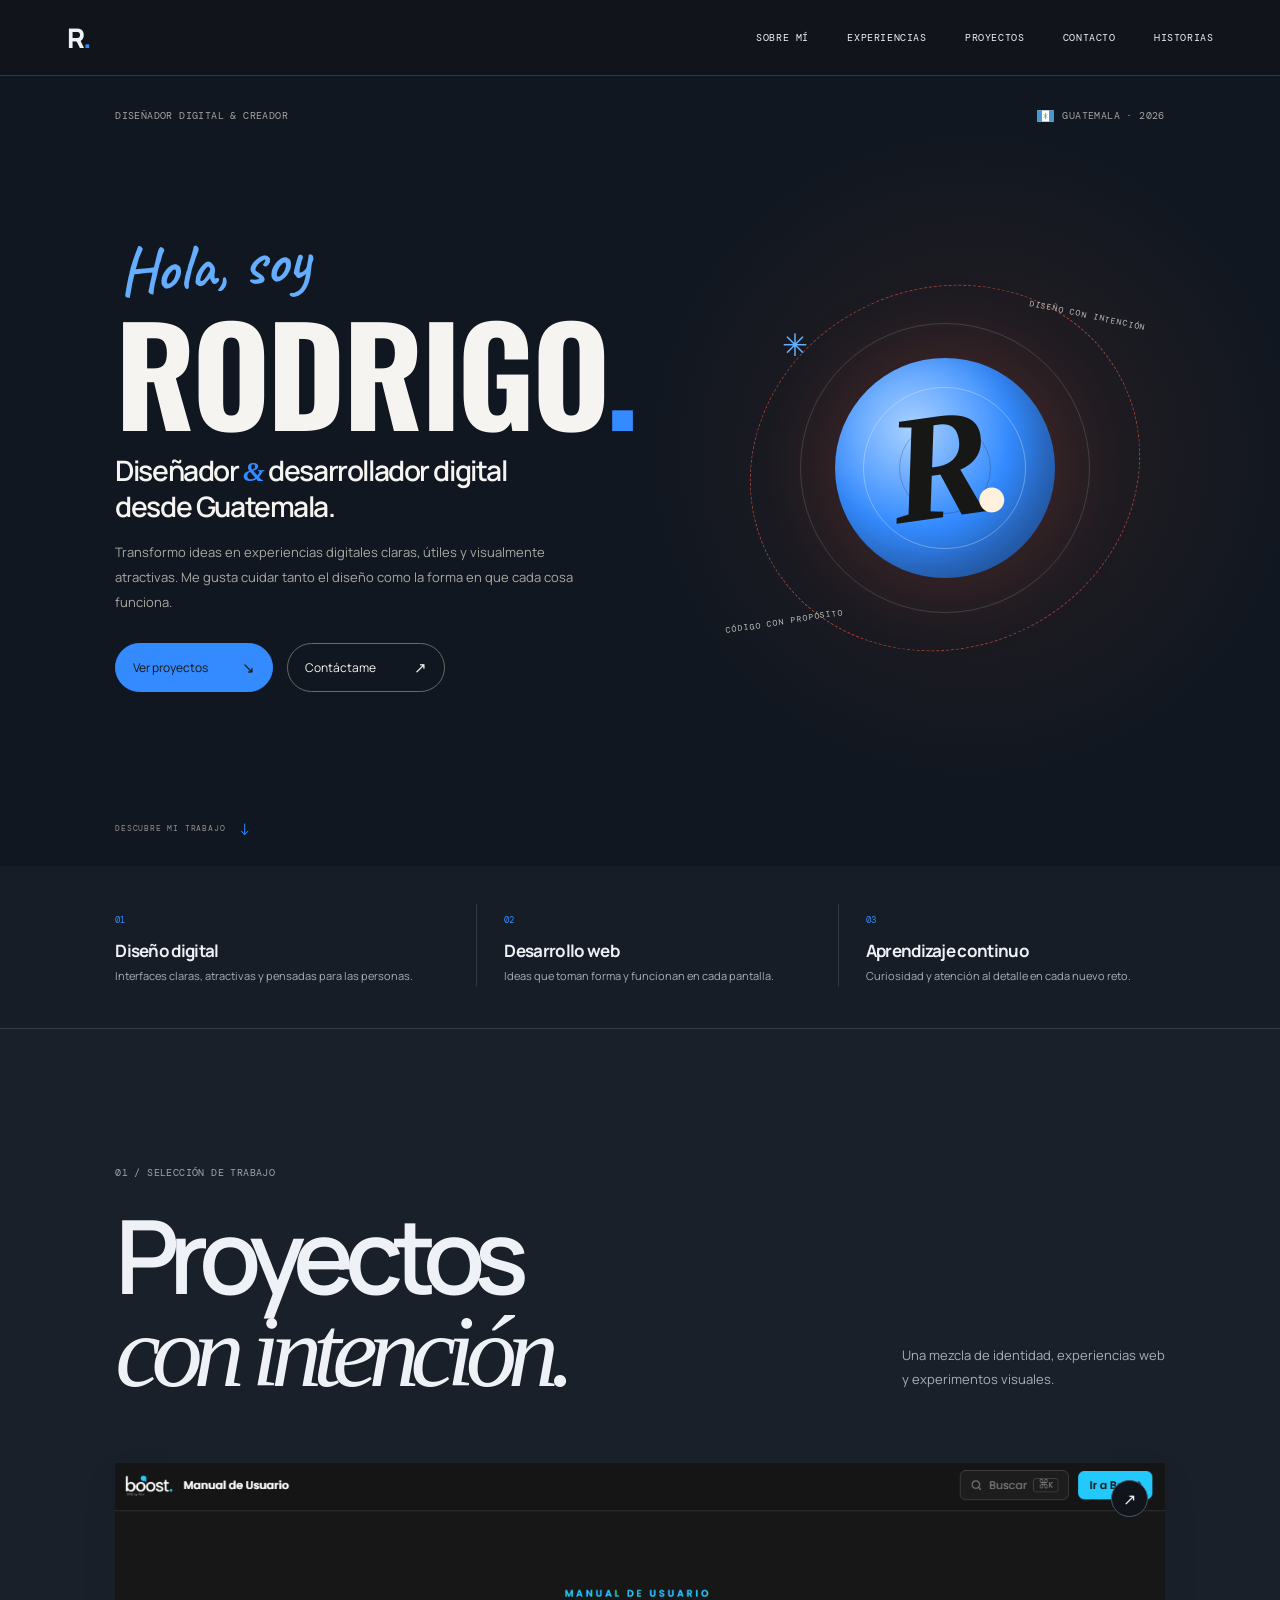
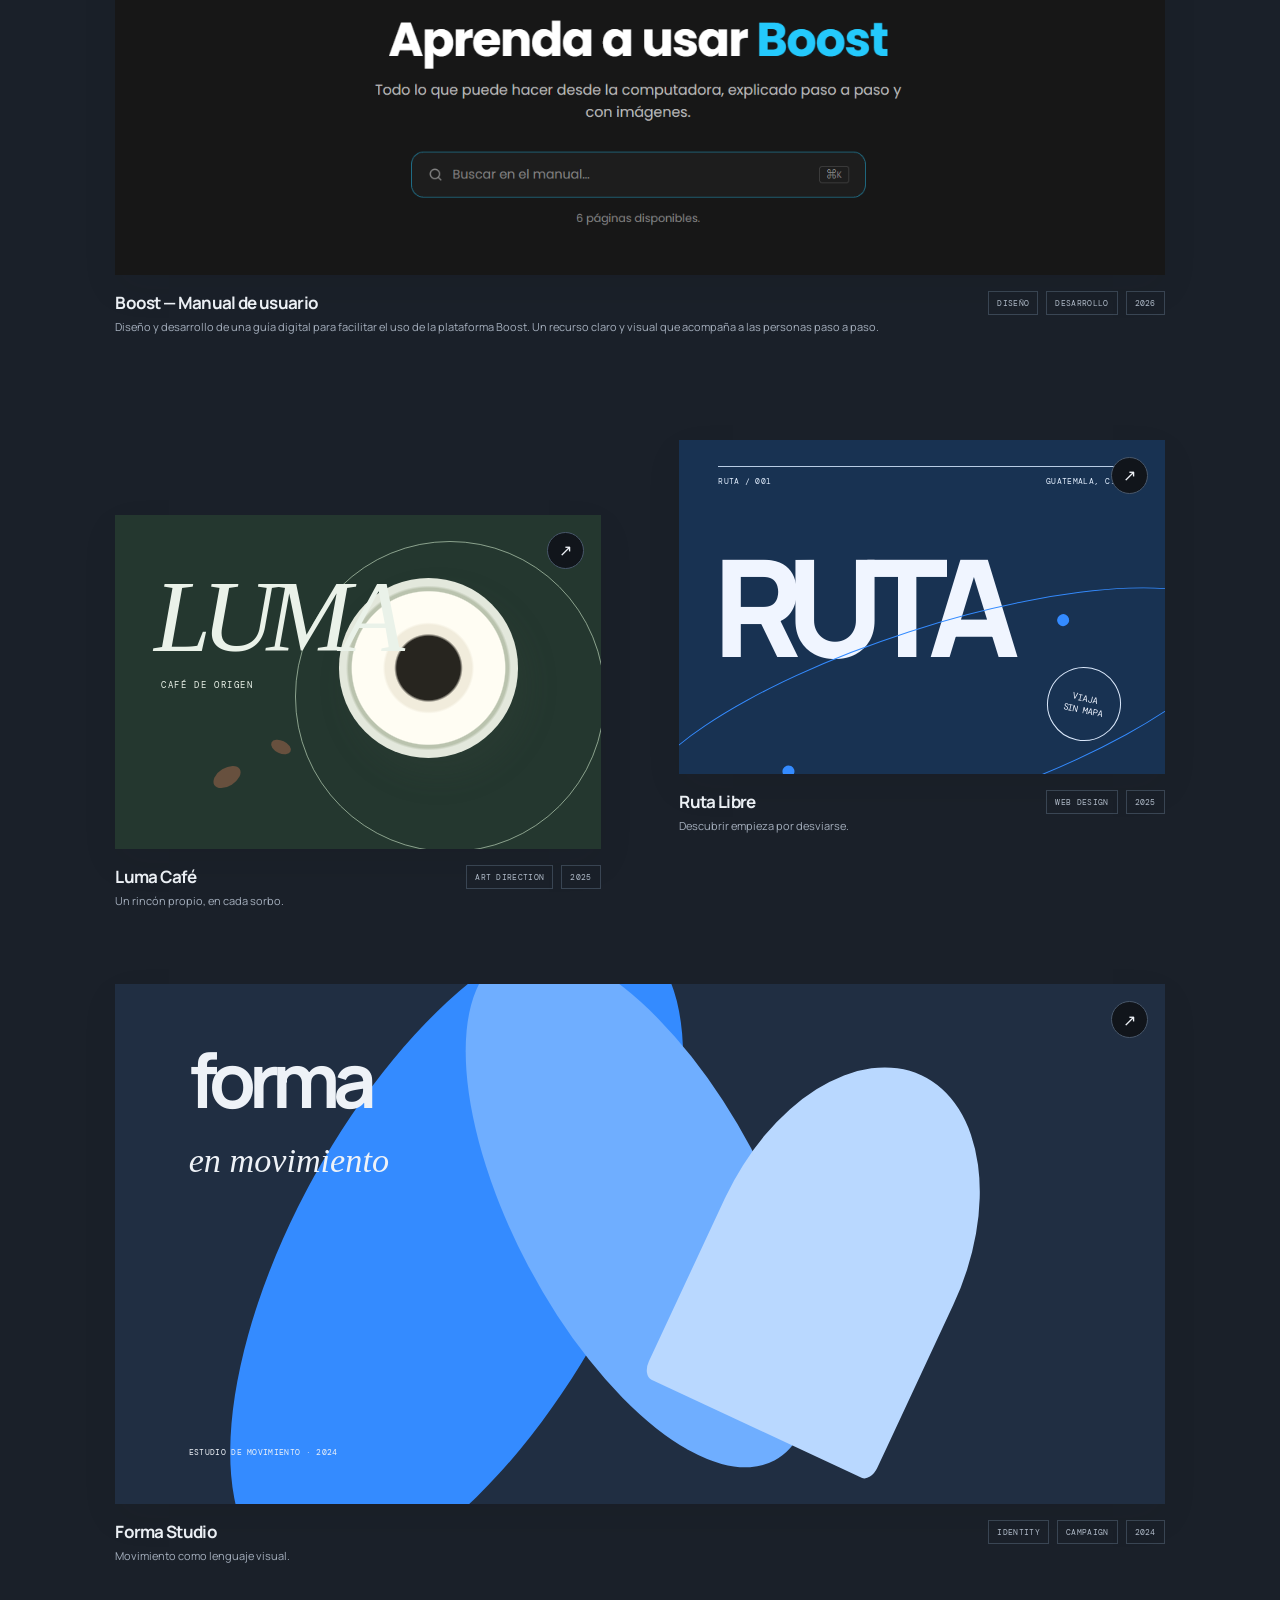
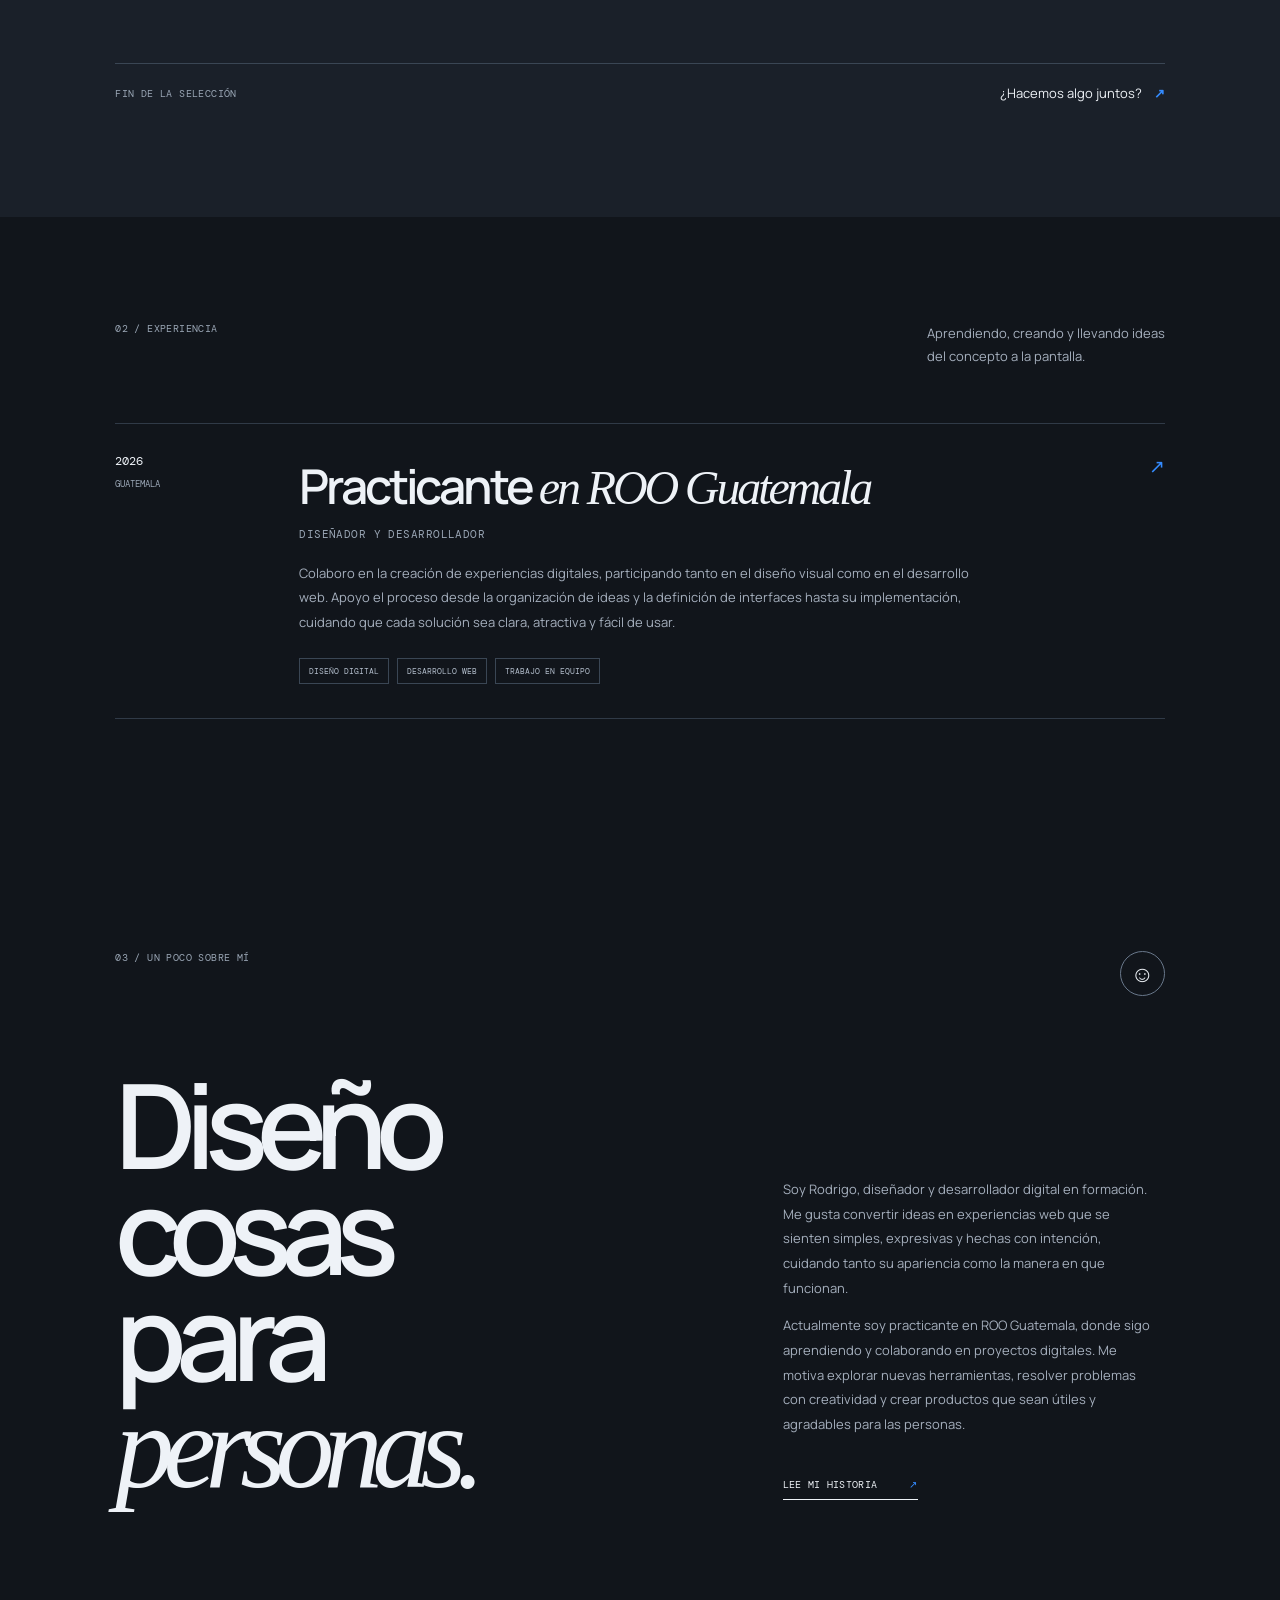
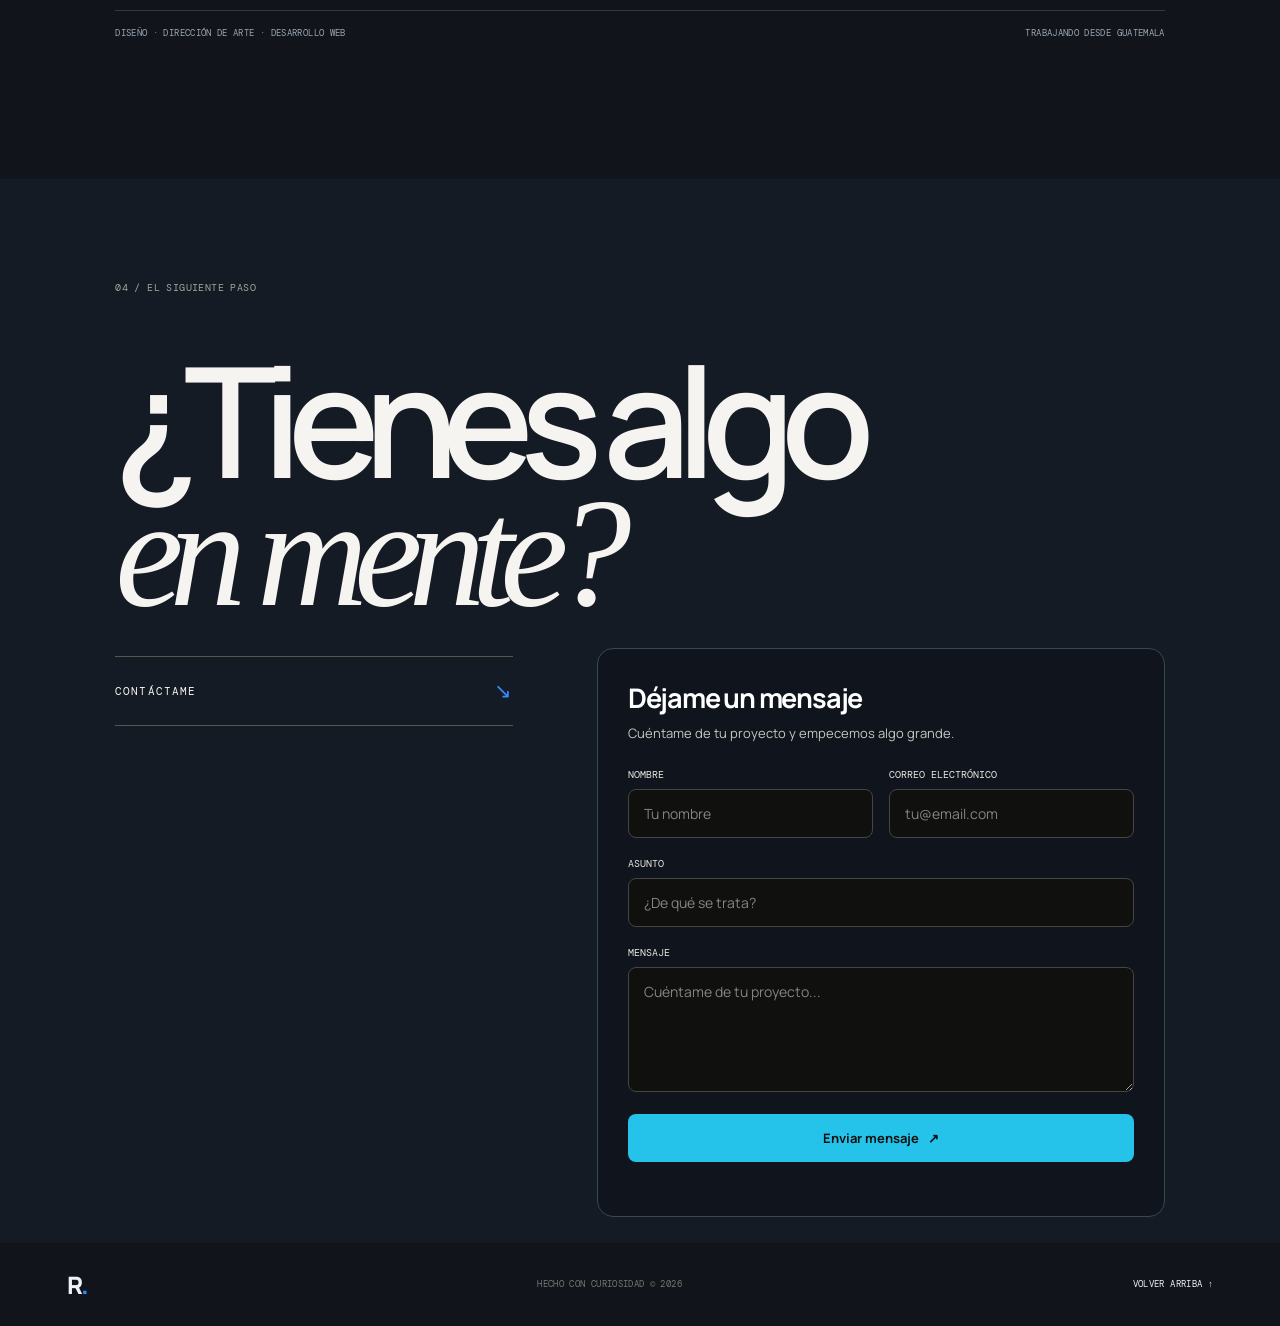
<file: R-Portafolio/index.html>
<!doctype html>
<html lang="es">

<head>
  <meta charset="UTF-8" />
  <meta name="viewport" content="width=device-width, initial-scale=1.0" />
  <meta name="theme-color" content="#11151b" />
  <link rel="icon" type="image/svg+xml" href="assets/favicon.svg" />
  <meta name="description" content="Portafolio creativo de R. Diseño digital, dirección de arte y experiencias web." />
  <title>R. — Diseñador digital & creador</title>
  <link rel="preconnect" href="https://fonts.googleapis.com" />
  <link rel="preconnect" href="https://fonts.gstatic.com" crossorigin />
  <link
    href="https://fonts.googleapis.com/css2?family=Caveat:wght@500;600&family=DM+Mono:wght@400;500&family=Manrope:wght@400;500;600;700;800&family=Oswald:wght@500;600;700&display=swap"
    rel="stylesheet" />
  <link rel="stylesheet" href="styles.css" />
  <script src="js/nav.js" defer></script>
  <script src="js/main.js" defer></script>
  <script src="js/effects.js" defer></script>
</head>

<body>
  <header class="topbar">
    <a class="brand" href="#inicio" aria-label="R. Inicio">R<span>.</span></a>
    <nav class="quick-nav" aria-label="Navegación principal">
      <a href="#sobre-mi">Sobre mí</a>
      <a href="#experiencia">Experiencias</a>
      <a href="#trabajo">Proyectos</a>
      <a href="#contacto">Contacto</a>
      <a href="historias.html">Historias</a>
    </nav>
    <button class="menu-toggle" aria-expanded="false"
      aria-controls="site-menu"><span>MENÚ</span><b><i></i><i></i></b></button>
  </header>
  <nav class="menu-panel" id="site-menu" aria-hidden="true">
    <a href="#sobre-mi">Sobre mí <sup>01</sup></a>
    <a href="#experiencia">Experiencias <sup>02</sup></a>
    <a href="#trabajo">Proyectos <sup>03</sup></a>
    <a href="#contacto">Contacto <sup>04</sup></a>
    <a href="historias.html">Historias <sup>05</sup></a>
    <p>DISEÑO CON INTENCIÓN. DIGITAL POR NATURALEZA.</p>
  </nav>

  <main>
    <section class="hero" id="inicio">
      <div class="hero-meta">
        <span>DISEÑADOR DIGITAL &amp; CREADOR</span>
        <span class="location-meta">
          <img class="guatemala-flag" src="assets/guatemala-flag.svg" alt="Bandera de Guatemala" />
          GUATEMALA · 2026
        </span>
      </div>
      <div class="hero-layout">
        <div class="hero-copy">
          <p class="hero-greeting">Hola, soy</p>
          <h1>RODRIGO<span class="hero-period">.</span></h1>
          <p class="hero-role">Diseñador <span>&amp;</span> desarrollador digital<br />desde Guatemala.</p>
          <p class="hero-description">Transformo ideas en experiencias digitales claras, útiles y visualmente
            atractivas. Me gusta cuidar tanto el diseño como la forma en que cada cosa funciona.</p>
          <div class="hero-actions">
            <a class="hero-action hero-action-primary" href="#trabajo">Ver proyectos <span>↘</span></a>
            <a class="hero-action hero-action-secondary" href="#contacto">Contáctame <span>↗</span></a>
          </div>
        </div>
        <div class="hero-visual" aria-hidden="true">
          <div class="hero-visual-ring ring-outer"></div>
          <div class="hero-visual-ring ring-inner"></div>
          <div class="hero-visual-disc"></div>
          <span class="hero-visual-mark">R<span>.</span></span>
          <span class="hero-visual-note note-top">DISEÑO CON INTENCIÓN</span>
          <span class="hero-visual-note note-bottom">CÓDIGO CON PROPÓSITO</span>
          <span class="hero-visual-star">✳</span>
        </div>
      </div>
      <a class="hero-scroll" href="#areas"><span>DESCUBRE MI TRABAJO</span><i>↓</i></a>
    </section>

    <section class="focus-strip" id="areas" aria-label="Áreas de enfoque">
      <article><span>01</span>
        <h2>Diseño digital</h2>
        <p>Interfaces claras, atractivas y pensadas para las personas.</p>
      </article>
      <article><span>02</span>
        <h2>Desarrollo web</h2>
        <p>Ideas que toman forma y funcionan en cada pantalla.</p>
      </article>
      <article><span>03</span>
        <h2>Aprendizaje continuo</h2>
        <p>Curiosidad y atención al detalle en cada nuevo reto.</p>
      </article>
    </section>

    <section class="work-section" id="trabajo">
      <div class="section-heading">
        <div><span class="eyebrow">01 / SELECCIÓN DE TRABAJO</span>
          <h2>Proyectos<br /><span class="serif">con intención.</span></h2>
        </div>
        <p>Una mezcla de identidad, experiencias web<br />y experimentos visuales.</p>
      </div>
      <div class="projects">
        <article class="project project-wide" data-project="01">
          <a href="#contacto" class="project-art art-boost" aria-label="Ver proyecto Manual de usuario de Boost">
            <img src="assets/boost-manual.png" alt="Página principal del manual de usuario de Boost" />
            <span class="project-arrow">↗</span>
          </a>
          <div class="project-info">
            <div>
              <h3>Boost — Manual de usuario</h3>
              <p>Diseño y desarrollo de una guía digital para facilitar el uso de la plataforma Boost. Un recurso claro
                y visual que acompaña a las personas paso a paso.</p>
            </div>
            <div class="tags"><span>DISEÑO</span><span>DESARROLLO</span><span>2026</span></div>
          </div>
        </article>
        <article class="project project-offset" data-project="02">
          <a href="#contacto" class="project-art art-luma" aria-label="Ver proyecto Luma">
            <div class="luma-copy">LUMA<span>café de origen</span></div>
            <div class="coffee-ring"></div>
            <div class="coffee-cup"></div>
            <div class="coffee-bean bean1"></div>
            <div class="coffee-bean bean2"></div>
            <span class="project-arrow">↗</span>
          </a>
          <div class="project-info">
            <div>
              <h3>Luma Café</h3>
              <p>Un rincón propio, en cada sorbo.</p>
            </div>
            <div class="tags"><span>ART DIRECTION</span><span>2025</span></div>
          </div>
        </article>
        <article class="project project-offset project-low" data-project="03">
          <a href="#contacto" class="project-art art-ruta" aria-label="Ver proyecto Ruta">
            <div class="ruta-top">RUTA / 001<span>GUATEMALA, C.A.</span></div>
            <div class="ruta-word">RUTA</div>
            <div class="ruta-path"></div>
            <div class="ruta-stamp">VIAJA<br />SIN MAPA</div>
            <span class="project-arrow">↗</span>
          </a>
          <div class="project-info">
            <div>
              <h3>Ruta Libre</h3>
              <p>Descubrir empieza por desviarse.</p>
            </div>
            <div class="tags"><span>WEB DESIGN</span><span>2025</span></div>
          </div>
        </article>
        <article class="project project-wide" data-project="04">
          <a href="#contacto" class="project-art art-forma" aria-label="Ver proyecto Forma">
            <div class="forma-shape shape1"></div>
            <div class="forma-shape shape2"></div>
            <div class="forma-shape shape3"></div>
            <div class="forma-title">forma<br /><span>en movimiento</span></div>
            <span class="forma-index">ESTUDIO DE MOVIMIENTO · 2024</span>
            <span class="project-arrow">↗</span>
          </a>
          <div class="project-info">
            <div>
              <h3>Forma Studio</h3>
              <p>Movimiento como lenguaje visual.</p>
            </div>
            <div class="tags"><span>IDENTITY</span><span>CAMPAIGN</span><span>2024</span></div>
          </div>
        </article>
      </div>
      <div class="work-end"><span>FIN DE LA SELECCIÓN</span><a href="#contacto">¿Hacemos algo juntos? <b>↗</b></a></div>
    </section>

    <section class="experience" id="experiencia">
      <div class="experience-head">
        <span class="eyebrow">02 / EXPERIENCIA</span>
        <p>Aprendiendo, creando y llevando ideas<br />del concepto a la pantalla.</p>
      </div>
      <article class="experience-item">
        <div class="experience-year">2026<span>GUATEMALA</span></div>
        <div class="experience-role">
          <h2>Practicante <span>en ROO Guatemala</span></h2>
          <h3>Diseñador y desarrollador</h3>
          <p>Colaboro en la creación de experiencias digitales, participando tanto en el diseño visual como en el
            desarrollo web. Apoyo el proceso desde la organización de ideas y la definición de interfaces hasta su
            implementación, cuidando que cada solución sea clara, atractiva y fácil de usar.</p>
          <div class="experience-tags">
            <span>DISEÑO DIGITAL</span><span>DESARROLLO WEB</span><span>TRABAJO EN EQUIPO</span>
          </div>
        </div>
        <span class="experience-mark">↗</span>
      </article>
    </section>

    <section class="about" id="sobre-mi">
      <div class="about-label">
        <span class="eyebrow">03 / UN POCO SOBRE MÍ</span>
        <span class="about-smile">☺</span>
      </div>
      <div class="about-content">
        <h2>Diseño cosas<br />para <span class="serif">personas.</span></h2>
        <div class="about-copy">
          <p>Soy Rodrigo, diseñador y desarrollador digital en formación. Me gusta convertir ideas en experiencias web
            que se sienten simples, expresivas y hechas con intención, cuidando tanto su apariencia como la manera en
            que funcionan.</p>
          <p>Actualmente soy practicante en ROO Guatemala, donde sigo aprendiendo y colaborando en proyectos digitales.
            Me motiva explorar nuevas herramientas, resolver problemas con creatividad y crear productos que sean útiles
            y agradables para las personas.</p>
          <a href="historias.html" class="text-link">LEE MI HISTORIA <span>↗</span></a>
        </div>
      </div>
      <div class="about-footer">
        <span>DISEÑO · DIRECCIÓN DE ARTE · DESARROLLO WEB</span>
        <span>TRABAJANDO DESDE GUATEMALA</span>
      </div>
    </section>

    <section class="contact" id="contacto">
      <span class="eyebrow">04 / EL SIGUIENTE PASO</span>
      <h2>¿Tienes algo<br /><span class="serif">en mente?</span></h2>
      <div class="contact-layout">
        <a class="contact-cta" href="#contact-form">CONTÁCTAME <span>↘</span></a>
        <form class="contact-form" id="contact-form">
          <h3>Déjame un mensaje</h3>
          <p>Cuéntame de tu proyecto y empecemos algo grande.</p>
          <div class="form-grid">
            <label>Nombre<input name="nombre" autocomplete="name" placeholder="Tu nombre" required /></label>
            <label>Correo electrónico<input name="correo" type="email" autocomplete="email" placeholder="tu@email.com"
                required /></label>
            <label class="form-full">Asunto<input name="asunto" placeholder="¿De qué se trata?" required /></label>
            <label class="form-full">
              Mensaje<textarea name="mensaje" rows="5" placeholder="Cuéntame de tu proyecto..." required></textarea>
            </label>
          </div>
          <button type="submit">Enviar mensaje <span>↗</span></button>
          <p class="form-note" aria-live="polite"></p>
        </form>
      </div>
    </section>
  </main>
  <footer><a class="brand" href="#inicio">R<span>.</span></a><span>HECHO CON CURIOSIDAD © 2026</span><a
      href="#inicio">VOLVER ARRIBA ↑</a></footer>
</body>

</html>
</file>
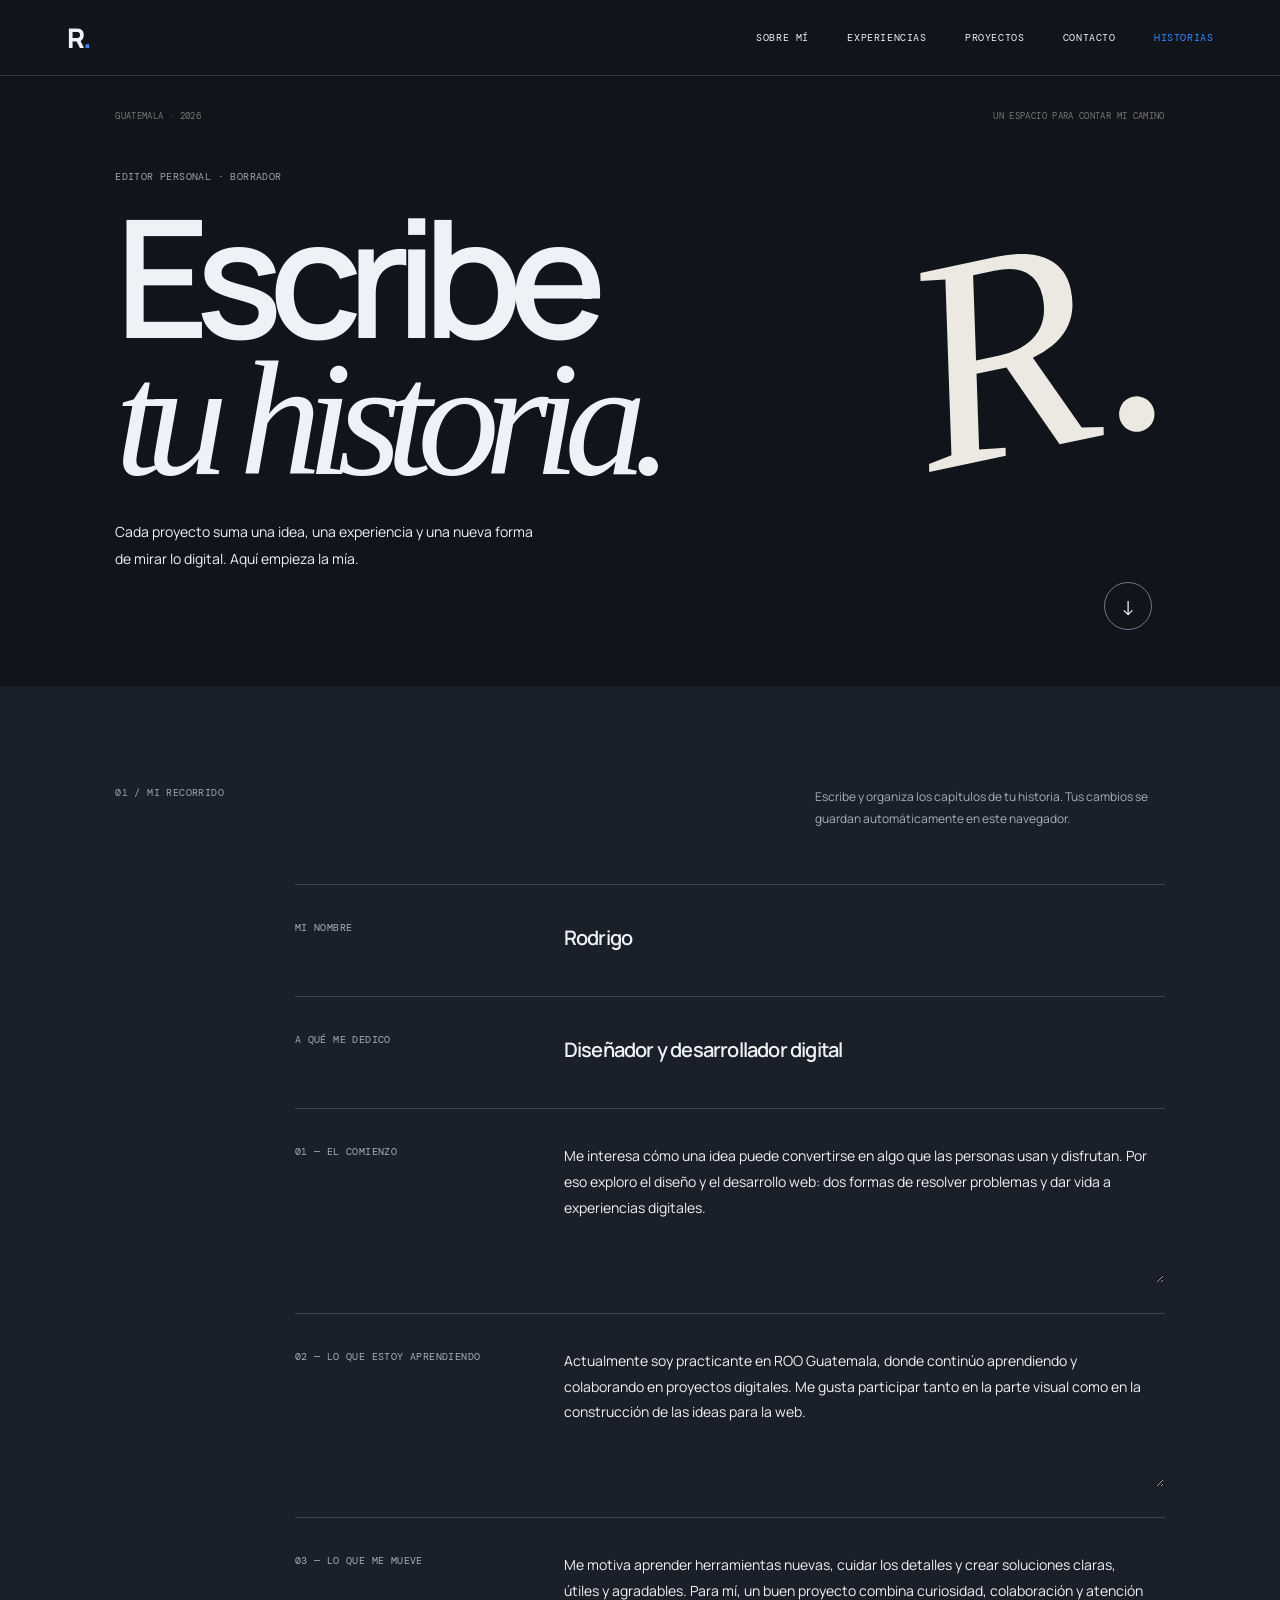
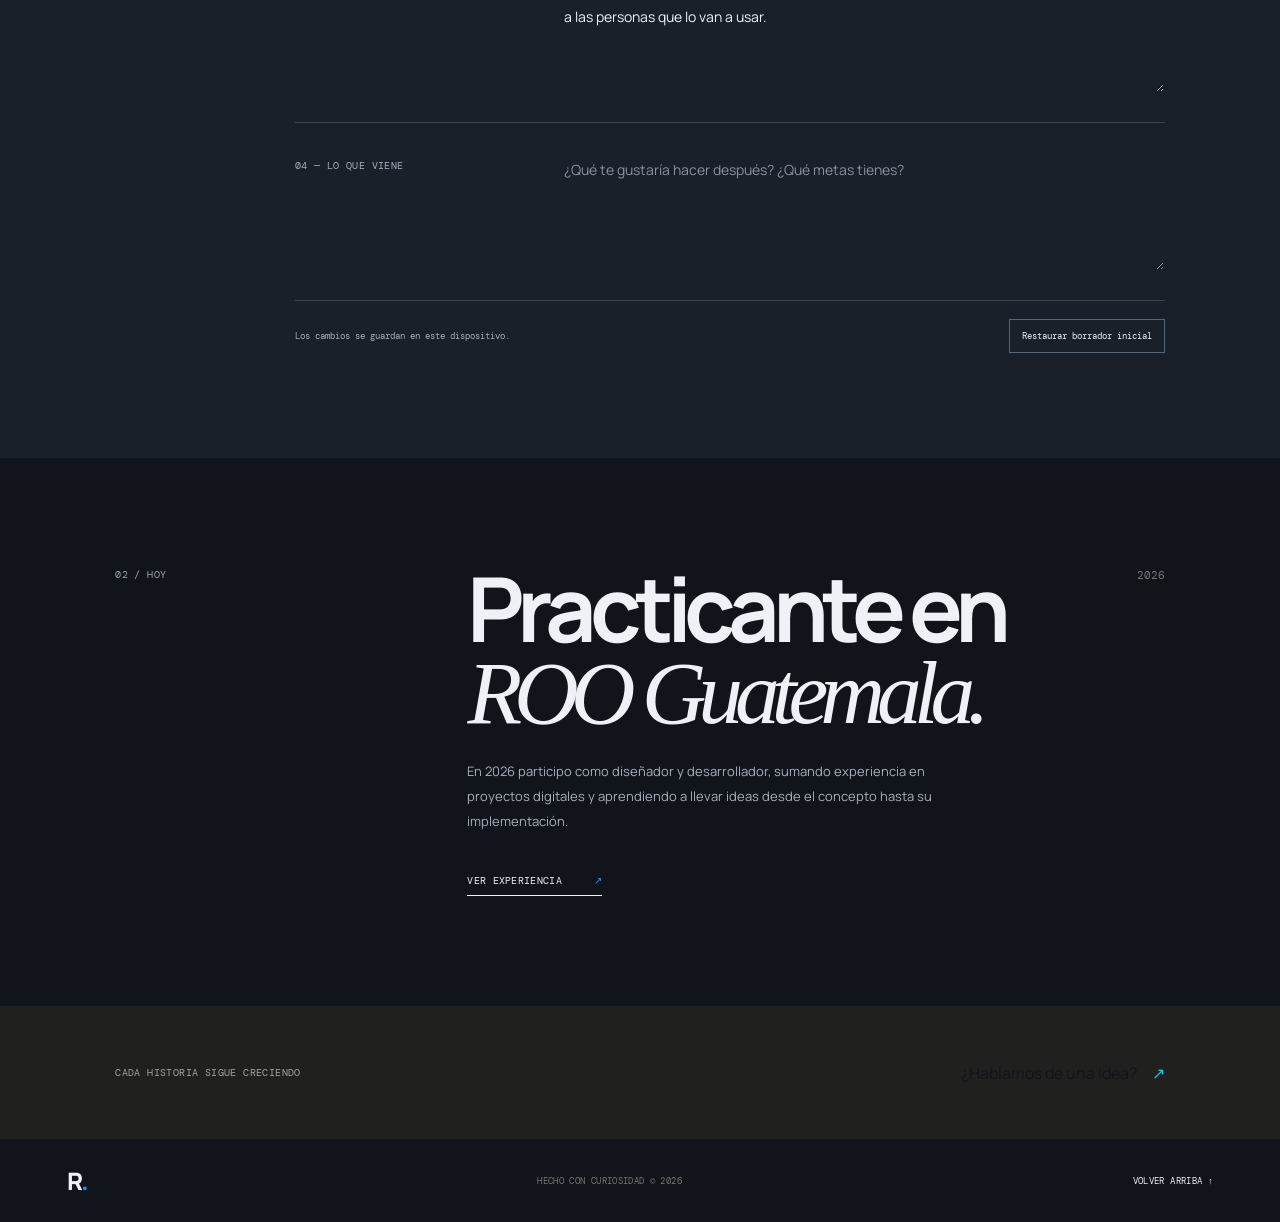
<file: R-Portafolio/escribir-historia.html>
<!doctype html>
<html lang="es">
<head>
  <meta charset="UTF-8" />
  <meta name="viewport" content="width=device-width, initial-scale=1.0" />
  <meta name="theme-color" content="#f5f4f0" />
  <meta name="description" content="La historia de Rodrigo, diseñador y desarrollador digital en formación en Guatemala." />
  <title>Escribir mi historia — Rodrigo</title>
  <link rel="preconnect" href="https://fonts.googleapis.com" />
  <link rel="preconnect" href="https://fonts.gstatic.com" crossorigin />
  <link href="https://fonts.googleapis.com/css2?family=DM+Mono:wght@400;500&family=Manrope:wght@400;500;600;700;800&display=swap" rel="stylesheet" />
  <link rel="stylesheet" href="styles.css" />
  <script src="js/nav.js" defer></script>
  <script src="js/write-story.js" defer></script>
  <script src="js/effects.js" defer></script>
</head>
<body class="story-page">
  <header class="topbar">
    <a class="brand" href="index.html#inicio" aria-label="R. Inicio">R<span>.</span></a>
    <nav class="quick-nav" aria-label="Navegación principal"><a href="index.html#sobre-mi">Sobre mí</a><a href="index.html#experiencia">Experiencias</a><a href="index.html#trabajo">Proyectos</a><a href="index.html#contacto">Contacto</a><a class="current" href="historias.html">Historias</a></nav>
    <button class="menu-toggle" aria-expanded="false" aria-controls="site-menu"><span>MENÚ</span><b><i></i><i></i></b></button>
  </header>
  <nav class="menu-panel" id="site-menu" aria-hidden="true">
    <a href="index.html#sobre-mi">Sobre mí <sup>01</sup></a><a href="index.html#experiencia">Experiencias <sup>02</sup></a><a href="index.html#trabajo">Proyectos <sup>03</sup></a><a href="index.html#contacto">Contacto <sup>04</sup></a><a href="historias.html">Historias <sup>05</sup></a>
    <p>DISEÑO · DESARROLLO · CURIOSIDAD</p>
  </nav>

  <main>
    <section class="story-hero">
      <div class="story-hero-meta"><span>GUATEMALA · 2026</span><span>UN ESPACIO PARA CONTAR MI CAMINO</span></div>
      <p class="eyebrow">EDITOR PERSONAL · BORRADOR</p>
      <h1>Escribe<br /><span class="serif">tu historia.</span></h1>
      <p class="story-lede">Cada proyecto suma una idea, una experiencia y una nueva forma de mirar lo digital. Aquí empieza la mía.</p>
      <a class="round-link story-down" href="#escribir" aria-label="Escribir mi historia">↓</a>
      <span class="story-ornament" aria-hidden="true">R.</span>
    </section>

    <section class="story-editor" id="escribir">
      <div class="story-section-title"><span class="eyebrow">01 / MI RECORRIDO</span><p>Escribe y organiza los capítulos de tu historia. Tus cambios se guardan automáticamente en este navegador.</p></div>
      <form id="story-form">
        <div class="story-field story-title-field"><label for="story-name">Mi nombre</label><input id="story-name" name="name" value="Rodrigo" maxlength="60" /></div>
        <div class="story-field story-title-field"><label for="story-role">A qué me dedico</label><input id="story-role" name="role" value="Diseñador y desarrollador digital" maxlength="100" /></div>
        <div class="story-field"><label for="story-intro">01 — El comienzo</label><textarea id="story-intro" name="intro" rows="5" placeholder="¿Cómo empezó tu interés por el diseño, la tecnología o la creación?">Me interesa cómo una idea puede convertirse en algo que las personas usan y disfrutan. Por eso exploro el diseño y el desarrollo web: dos formas de resolver problemas y dar vida a experiencias digitales.</textarea></div>
        <div class="story-field"><label for="story-learning">02 — Lo que estoy aprendiendo</label><textarea id="story-learning" name="learning" rows="5" placeholder="Cuéntame qué estás aprendiendo y qué te gustaría dominar.">Actualmente soy practicante en ROO Guatemala, donde continúo aprendiendo y colaborando en proyectos digitales. Me gusta participar tanto en la parte visual como en la construcción de las ideas para la web.</textarea></div>
        <div class="story-field"><label for="story-values">03 — Lo que me mueve</label><textarea id="story-values" name="values" rows="5" placeholder="¿Qué te inspira? ¿Qué valoras al trabajar?">Me motiva aprender herramientas nuevas, cuidar los detalles y crear soluciones claras, útiles y agradables. Para mí, un buen proyecto combina curiosidad, colaboración y atención a las personas que lo van a usar.</textarea></div>
        <div class="story-field"><label for="story-next">04 — Lo que viene</label><textarea id="story-next" name="next" rows="4" placeholder="¿Qué te gustaría hacer después? ¿Qué metas tienes?"></textarea></div>
        <div class="story-save-row"><p id="save-status" aria-live="polite">Los cambios se guardan en este dispositivo.</p><button type="button" id="reset-story">Restaurar borrador inicial</button></div>
      </form>
    </section>

    <section class="story-experience"><span class="eyebrow">02 / HOY</span><div><h2>Practicante en<br /><span class="serif">ROO Guatemala.</span></h2><p>En 2026 participo como diseñador y desarrollador, sumando experiencia en proyectos digitales y aprendiendo a llevar ideas desde el concepto hasta su implementación.</p><a href="index.html#experiencia" class="text-link">VER EXPERIENCIA <span>↗</span></a></div><span class="story-year">2026</span></section>
    <section class="story-end"><p class="eyebrow">CADA HISTORIA SIGUE CRECIENDO</p><a href="index.html#contacto">¿Hablamos de una idea? <span>↗</span></a></section>
  </main>
  <footer><a class="brand" href="index.html#inicio">R<span>.</span></a><span>HECHO CON CURIOSIDAD © 2026</span><a href="#inicio">VOLVER ARRIBA ↑</a></footer>
</body>
</html>
</file>
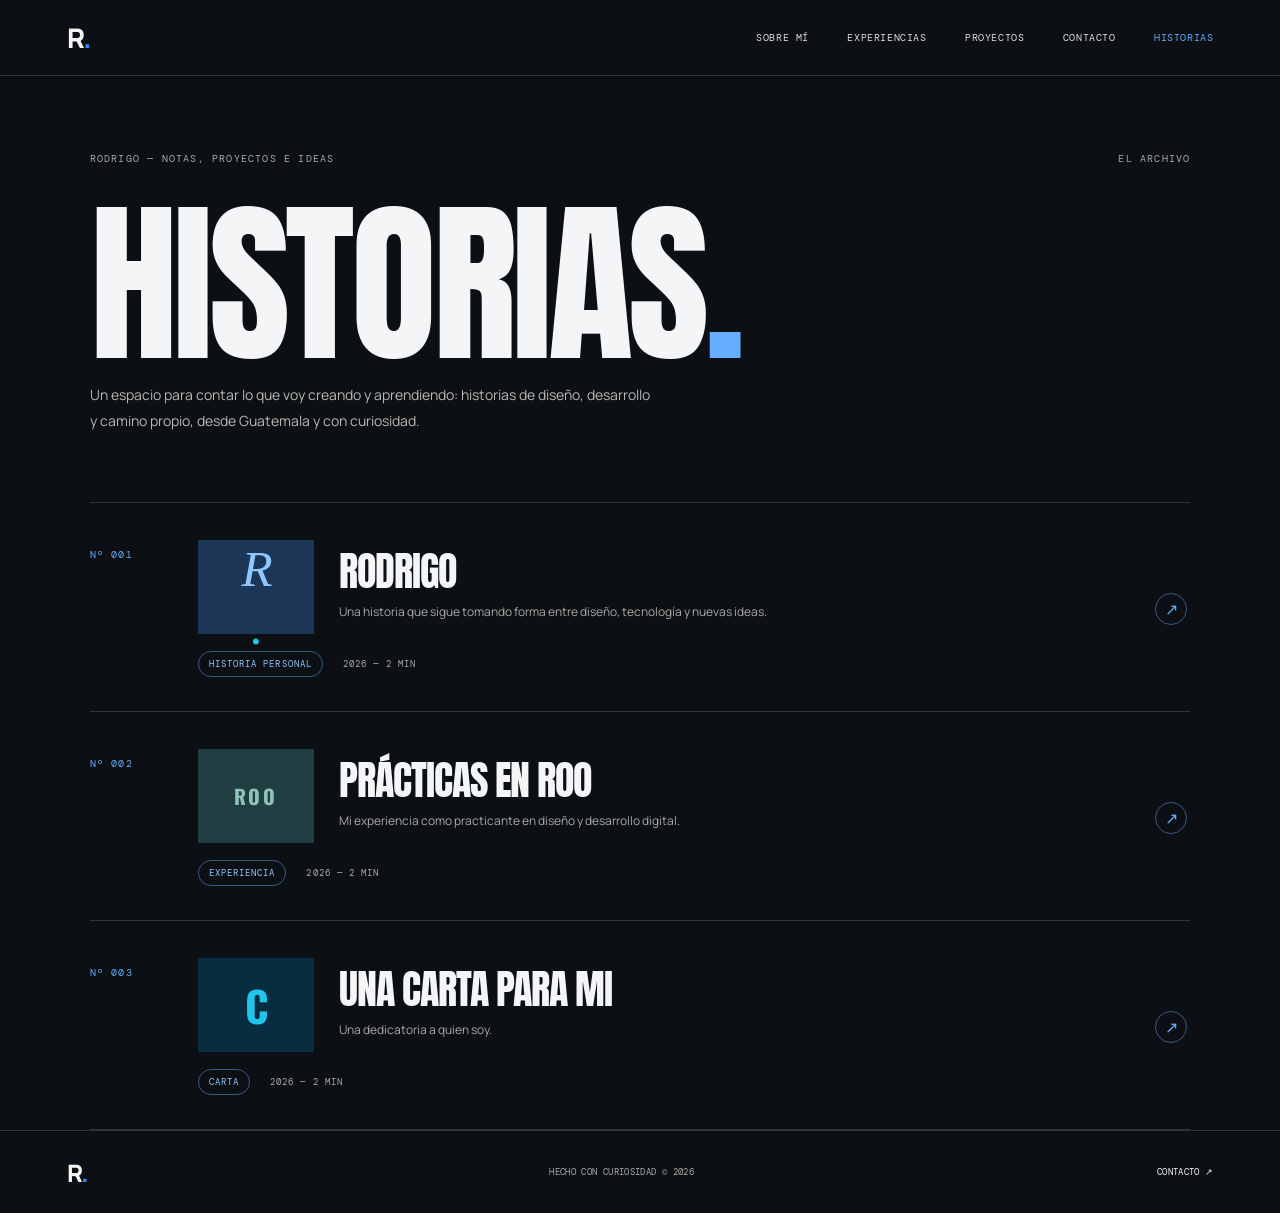
<file: R-Portafolio/historias.html>
<!doctype html>
<html lang="es">

<head>
  <meta charset="UTF-8" />
  <meta name="viewport" content="width=device-width, initial-scale=1.0" />
  <meta name="theme-color" content="#0c1015" />
  <link rel="icon" type="image/svg+xml" href="assets/favicon.svg" />
  <meta name="description"
    content="Notas, proyectos y aprendizajes de Rodrigo, diseñador y desarrollador digital en Guatemala." />
  <title>Historias — Rodrigo</title>
  <link rel="preconnect" href="https://fonts.googleapis.com" />
  <link rel="preconnect" href="https://fonts.gstatic.com" crossorigin />
  <link
    href="https://fonts.googleapis.com/css2?family=Anton&family=DM+Mono:wght@400;500&family=Manrope:wght@400;500;600;700;800&family=Oswald:wght@500;600;700&display=swap"
    rel="stylesheet" />
  <link rel="stylesheet" href="styles.css" />
  <script src="js/nav.js" defer></script>
  <script src="js/effects.js" defer></script>
</head>

<body class="archive-page">
  <header class="topbar">
    <a class="brand" href="index.html#inicio" aria-label="R. Inicio">R<span>.</span></a>
    <nav class="quick-nav" aria-label="Navegación principal"><a href="index.html#sobre-mi">Sobre mí</a><a
        href="index.html#experiencia">Experiencias</a><a href="index.html#trabajo">Proyectos</a><a
        href="index.html#contacto">Contacto</a><a class="current" href="historias.html"
        aria-current="page">Historias</a></nav>
    <button class="menu-toggle" aria-expanded="false"
      aria-controls="site-menu"><span>MENÚ</span><b><i></i><i></i></b></button>
  </header>
  <nav class="menu-panel" id="site-menu" aria-hidden="true">
    <a href="index.html#sobre-mi">Sobre mí <sup>01</sup></a><a href="index.html#experiencia">Experiencias
      <sup>02</sup></a><a href="index.html#trabajo">Proyectos <sup>03</sup></a><a href="index.html#contacto">Contacto
      <sup>04</sup></a><a href="historias.html">Historias <sup>05</sup></a>
    <p>DISEÑO · DESARROLLO · APRENDIZAJE</p>
  </nav>
  <main class="archive-main">
    <section class="archive-intro">
      <div class="archive-kicker"><span>RODRIGO — NOTAS, PROYECTOS E IDEAS</span><span>EL ARCHIVO</span></div>
      <h1>HISTORIAS<span class="archive-period">.</span></h1>
      <div class="archive-intro-bottom">
        <p>Un espacio para contar lo que voy creando y aprendiendo: historias de diseño, desarrollo y camino propio,
          desde Guatemala y con curiosidad.</p>
      </div>
    </section>
    <section class="story-list" aria-label="Archivo de historias">
      <a class="story-card" href="leer-historia.html?entrada=origen">
        <span class="story-number">Nº 001</span>
        <div class="story-card-body">
          <div class="story-card-title"><span class="story-symbol symbol-origin">R<span>.</span></span>
            <div>
              <h2>Rodrigo</h2>
              <p>Una historia que sigue tomando forma entre diseño, tecnología y nuevas ideas.</p>
            </div>
          </div>
          <div class="story-meta"><span>HISTORIA PERSONAL</span><span>2026 — 2 MIN</span></div>
        </div><span class="story-open">↗</span>
      </a>
      <a class="story-card" href="leer-historia.html?entrada=roo">
        <span class="story-number">Nº 002</span>
        <div class="story-card-body">
          <div class="story-card-title"><span class="story-symbol symbol-roo">ROO</span>
            <div>
              <h2>Prácticas en ROO</h2>
              <p>Mi experiencia como practicante en diseño y desarrollo digital.</p>
            </div>
          </div>
          <div class="story-meta"><span>EXPERIENCIA</span><span>2026 — 2 MIN</span></div>
        </div><span class="story-open">↗</span>
      </a>
      <a class="story-card" href="leer-historia.html?entrada=boost">
        <span class="story-number">Nº 003</span>
        <div class="story-card-body">
          <div class="story-card-title"><span class="story-symbol symbol-boost">C</span>
            <div>
              <h2>Una carta para mi</h2>
              <p>Una dedicatoria a quien soy.</p>
            </div>
          </div>
          <div class="story-meta"><span>CARTA</span><span>2026 — 2 MIN</span></div>
        </div><span class="story-open">↗</span>
      </a>
    </section>
  </main>
  <footer class="archive-footer"><a class="brand" href="index.html#inicio">R<span>.</span></a><span>HECHO CON CURIOSIDAD
      © 2026</span><a href="index.html#contacto">CONTACTO ↗</a></footer>
</body>

</html>
</file>
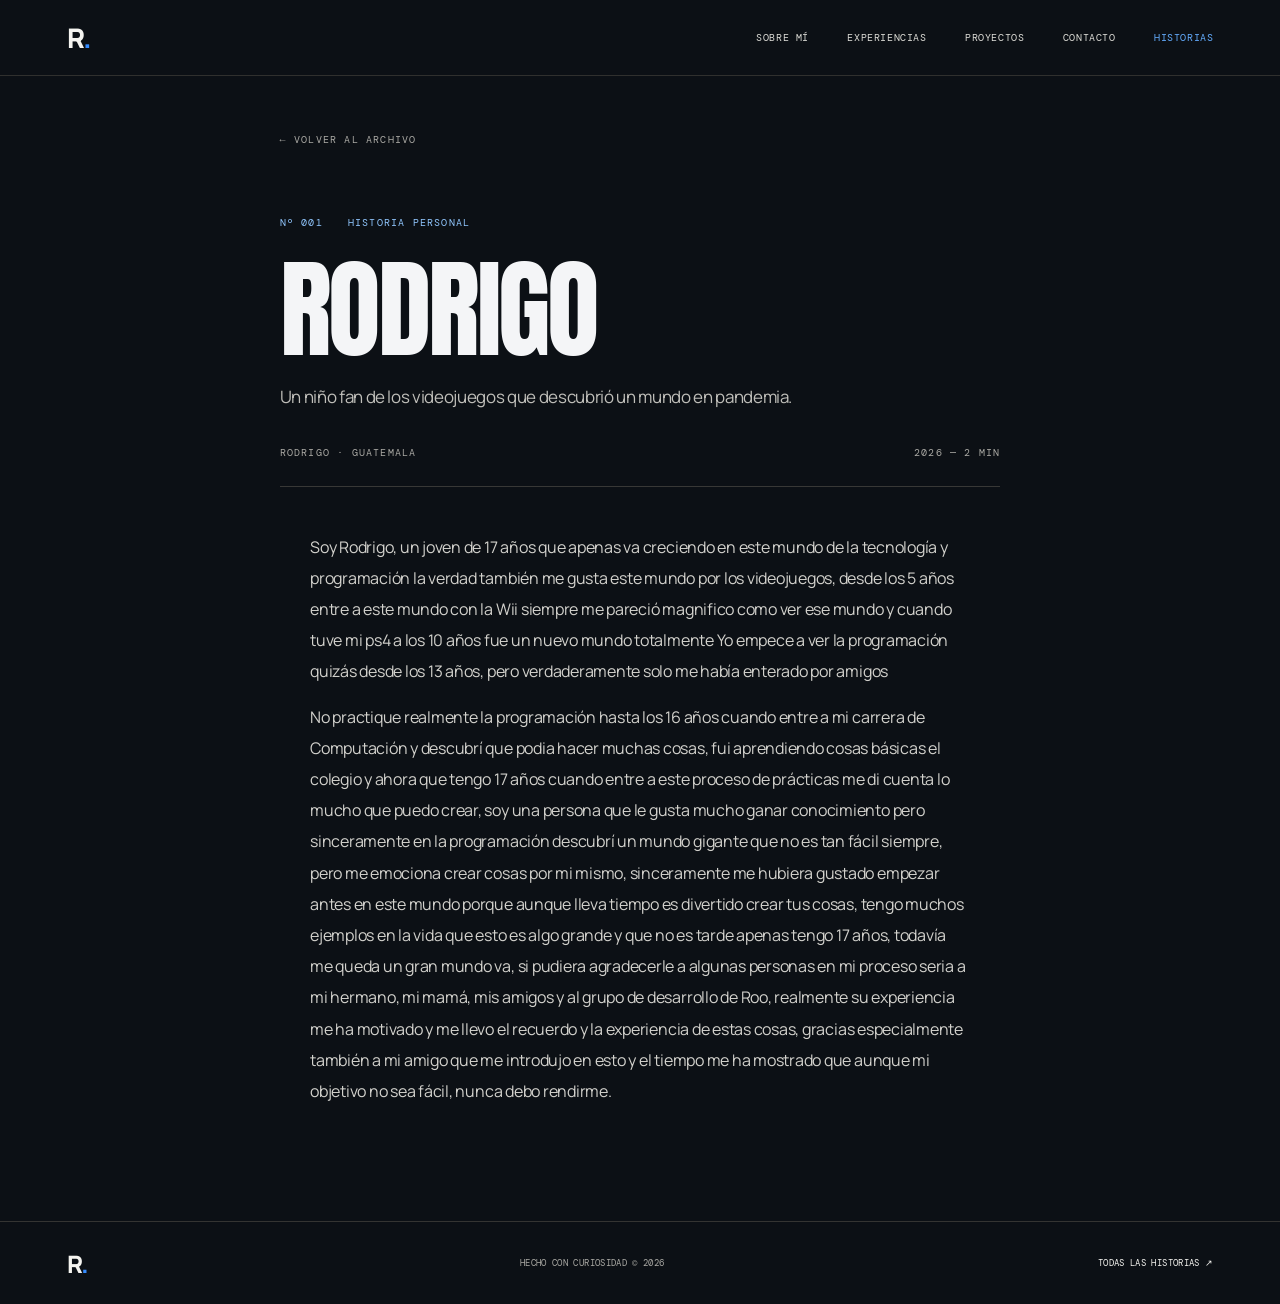
<file: R-Portafolio/leer-historia.html>
<!doctype html>
<html lang="es">

<head>
  <meta charset="UTF-8" />
  <meta name="viewport" content="width=device-width, initial-scale=1.0" />
  <meta name="theme-color" content="#0c1015" />
  <link rel="icon" type="image/svg+xml" href="assets/favicon.svg" />
  <title>Historia — Rodrigo</title>
  <link rel="preconnect" href="https://fonts.googleapis.com" />
  <link rel="preconnect" href="https://fonts.gstatic.com" crossorigin />
  <link
    href="https://fonts.googleapis.com/css2?family=Anton&family=DM+Mono:wght@400;500&family=Manrope:wght@400;500;600;700;800&family=Oswald:wght@500;600;700&display=swap"
    rel="stylesheet" />
  <link rel="stylesheet" href="styles.css" />
  <script src="js/nav.js" defer></script>
  <script src="js/read-story.js" defer></script>
  <script src="js/effects.js" defer></script>
</head>

<body class="archive-page">
  <header class="topbar"><a class="brand" href="index.html#inicio" aria-label="R. Inicio">R<span>.</span></a>
    <nav class="quick-nav" aria-label="Navegación principal"><a href="index.html#sobre-mi">Sobre mí</a><a
        href="index.html#experiencia">Experiencias</a><a href="index.html#trabajo">Proyectos</a><a
        href="index.html#contacto">Contacto</a><a class="current" href="historias.html">Historias</a></nav><button
      class="menu-toggle" aria-expanded="false"
      aria-controls="site-menu"><span>MENÚ</span><b><i></i><i></i></b></button>
  </header>
  <nav class="menu-panel" id="site-menu" aria-hidden="true"><a href="index.html#sobre-mi">Sobre mí <sup>01</sup></a><a
      href="index.html#experiencia">Experiencias <sup>02</sup></a><a href="index.html#trabajo">Proyectos
      <sup>03</sup></a><a href="index.html#contacto">Contacto <sup>04</sup></a><a href="historias.html">Historias
      <sup>05</sup></a>
    <p>DISEÑO · DESARROLLO · APRENDIZAJE</p>
  </nav>
  <main class="article-page" id="article-page">
    <a class="back-to-archive" href="historias.html">← VOLVER AL ARCHIVO</a>
    <div class="article-kicker"><span id="article-number">Nº 001</span><span id="article-category">HISTORIA
        PERSONAL</span></div>
    <h1 id="article-title">Historias</h1>
    <p class="article-deck" id="article-deck"></p>
    <div class="article-meta"><span>RODRIGO · GUATEMALA</span><span id="article-time">2026 — 2 MIN</span></div>
    <div class="article-rule"></div>
    <article class="article-content" id="article-content"></article>
  </main>
  <footer class="archive-footer"><a class="brand" href="index.html#inicio">R<span>.</span></a><span>HECHO CON CURIOSIDAD
      © 2026</span><a href="historias.html">TODAS LAS HISTORIAS ↗</a></footer>
</body>

</html>
</file>
<file: R-Portafolio/styles.css>
/* 1. Estilos base, navegación y estructura general */
:root {
  --paper: #11151b;
  --ink: #eef2f7;
  --muted: #9aa6b5;
  --line: #303a47;
  --mono: "DM Mono",monospace;
  --sans: "Manrope",Arial,sans-serif;
  --serif: Georgia,"Times New Roman",serif
}

* {
  box-sizing: border-box
}

html {
  scroll-behavior: smooth
}

body {
  margin: 0;
  background: var(--paper);
  color: var(--ink);
  font-family: var(--sans);
  -webkit-font-smoothing:antialiased
}

a {
  color: inherit;
  text-decoration: none
}

button {
  font: inherit
}

.topbar {
  height: 76px;
  padding: 0 5.2vw;
  display: flex;
  align-items: center;
  justify-content: space-between;
  border-bottom: 1px solid var(--line);
  position: relative;
  z-index: 5;
  background: var(--paper)
}

.brand {
  font-size: 27px;
  font-weight: 800;
  letter-spacing: -2px
}

.brand span {
  color: #348bff
}

.menu-toggle,.hero-meta,.eyebrow,.tags,.ruta-top,.forma-index,.about-footer,.contact-bottom,footer,.menu-panel>p,.work-end>span {
  font-family: var(--mono);
  font-size: 10px;
  letter-spacing: .04em
}

.menu-toggle {
  border: 0;
  background: none;
  display: flex;
  gap: 13px;
  align-items: center;
  cursor: pointer;
  font-size: 10px;
  letter-spacing: .1em
}

.menu-toggle b {
  display: flex;
  flex-direction: column;
  gap: 5px
}

.menu-toggle i {
  width: 18px;
  height: 1px;
  background: var(--ink);
  transition: transform .3s
}

.menu-toggle[aria-expanded=true] i:first-child {
  transform: translateY(3px) rotate(45deg)
}

.menu-toggle[aria-expanded=true] i:last-child {
  transform: translateY(-3px) rotate(-45deg)
}

.menu-panel {
  position: absolute;
  z-index: 4;
  top: 76px;
  left: 0;
  right: 0;
  background: var(--ink);
  color: var(--paper);
  padding: 54px 9vw 35px;
  display: flex;
  flex-direction: column;
  gap: 11px;
  transform: translateY(-120%);
  visibility: hidden;
  transition: transform .55s cubic-bezier(.7,0,.2,1),visibility .55s
}

.menu-panel.open {
  transform: translateY(0);
  visibility: visible
}

.menu-panel>a {
  font-size: clamp(38px,7vw,84px);
  font-weight: 600;
  letter-spacing: -.075em
}

.menu-panel sup {
  font: 11px var(--mono);
  letter-spacing: 0;
  color: #348bff;
  vertical-align: top;
  margin-left: 8px
}

.menu-panel>p {
  margin: 35px 0 0;
  color: #9e9d97
}

/* 2. Página principal: inicio, proyectos, perfil y contacto */
.hero {
  height: min(740px,calc(100svh - 76px));
  min-height: 560px;
  position: relative;
  padding: 35px 9vw 52px;
  display: flex;
  flex-direction: column;
  justify-content: center;
  overflow: hidden
}

.hero-meta {
  position: absolute;
  left: 5.2vw;
  right: 5.2vw;
  top: 33px;
  display: flex;
  justify-content: space-between;
  color: var(--muted)
}

.hero h1,.section-heading h2,.about h2,.contact h2 {
  font-size: clamp(76px,13vw,184px);
  line-height: .83;
  letter-spacing: -.095em;
  margin: 35px 0;
  font-weight: 600;
  position: relative;
  z-index: 1
}

.serif {
  font-family: var(--serif);
  font-weight: 400;
  font-style: italic;
  letter-spacing: -.09em
}

.star {
  font-size: clamp(25px,4vw,55px);
  color: #348bff;
  vertical-align: top;
  display: inline-block;
  animation: rotate 20s linear infinite;
  margin: 12px 0 0 18px
}

@keyframes rotate {
  to {
    transform: rotate(360deg)
  }
}

.hero-bottom {
  display: flex;
  justify-content: space-between;
  align-items: end;
  position: relative;
  z-index: 1;
  margin-top: 15px
}

.hero-bottom p {
  font-size: 14px;
  line-height: 1.8
}

.round-link {
  width: 48px;
  height: 48px;
  border: 1px solid var(--ink);
  border-radius: 50%;
  display: grid;
  place-items: center;
  font-size: 20px;
  transition: .25s
}

.round-link:hover {
  background: var(--ink);
  color: var(--paper);
  transform: translateY(3px)
}

.hero-orbit {
  position: absolute;
  width: min(38vw,480px);
  aspect-ratio: 1;
  right: 9%;
  top: 17%;
  border: 1px solid #e5e3db;
  border-radius: 50%;
  display: grid;
  place-items: center;
  transform: rotate(-19deg)
}

.hero-orbit:before,.hero-orbit:after {
  content: "";
  position: absolute;
  border: 1px solid #e5e3db;
  border-radius: 50%;
  inset: 12%
}

.hero-orbit:after {
  inset: 25%
}

.hero-orbit span {
  font: italic 150px var(--serif);
  color: #348bff;
  opacity: .13;
  transform: rotate(19deg)
}

.hero-orbit i {
  position: absolute;
  width: 12px;
  height: 12px;
  border-radius: 50%;
  background: #348bff;
  top: 12%;
  right: 22%
}

.work-section {
  padding: 130px 9vw 115px;
  background: #e9e8e2
}

.section-heading {
  display: flex;
  justify-content: space-between;
  align-items: end;
  margin-bottom: 65px
}

.eyebrow {
  color: var(--muted)
}

.section-heading h2 {
  font-size: clamp(54px,8vw,108px);
  margin: 28px 0 0;
  line-height: .9
}

.section-heading>p {
  font-size: 13px;
  line-height: 1.8;
  color: #66655f;
  margin: 0 0 7px
}

.projects {
  display: grid;
  grid-template-columns: 1fr 1fr;
  column-gap: 7.5%;
  row-gap: 76px
}

.project {
  min-width: 0
}

.project-wide {
  grid-column: span 2
}

.project-offset {
  margin-top: 105px
}

.project-low {
  margin-top: 30px
}

.project-art {
  height: auto;
  aspect-ratio: 1.45;
  display: block;
  position: relative;
  overflow: hidden;
  isolation: isolate
}

.project-wide .project-art {
  aspect-ratio: 2.02
}

.project-arrow {
  position: absolute;
  z-index: 3;
  right: 17px;
  top: 17px;
  width: 37px;
  height: 37px;
  border-radius: 50%;
  display: grid;
  place-items: center;
  background: #f5f4f0;
  color: var(--ink);
  font-size: 16px;
  transition: transform .35s
}

.project-art:hover .project-arrow {
  transform: rotate(45deg)
}

.project-info {
  display: flex;
  justify-content: space-between;
  gap: 15px;
  padding: 16px 0 0
}

.project-info h3 {
  font-size: 17px;
  letter-spacing: -.04em;
  margin: 0 0 5px
}

.project-info p {
  font-size: 11px;
  color: #77766f;
  margin: 0
}

.tags {
  display: flex;
  gap: 8px;
  align-items: start;
  color: #74736c;
  font-size: 8px;
  white-space: nowrap
}

.tags span {
  border: 1px solid #cfcec6;
  padding: 6px 8px
}

.art-luma {
  background: #d7dfcf
}

.luma-copy {
  position: absolute;
  z-index: 2;
  left: 8%;
  top: 13%;
  font: italic clamp(50px,8vw,106px) var(--serif);
  letter-spacing: -.09em;
  color: #303d34
}

.luma-copy span {
  display: block;
  margin: 4px 0 0 7px;
  font: 9px var(--mono);
  letter-spacing: .18em;
  text-transform: uppercase
}

.coffee-ring {
  position: absolute;
  width: 64%;
  aspect-ratio: 1;
  right: -1%;
  top: 8%;
  border-radius: 50%;
  border: 1px solid #8e9b80
}

.coffee-cup {
  position: absolute;
  width: 37%;
  aspect-ratio: 1;
  border-radius: 50%;
  background: radial-gradient(circle at 50% 50%,#27251f 0 25%,#f1ecdc 27% 34%,#fffdf3 36% 60%,#bac3ae 61% 63%,#e3e8dc 65%);
  right: 17%;
  top: 19%;
  box-shadow: 10px 18px 32px #48524325
}

.coffee-bean {
  position: absolute;
  width: 30px;
  height: 18px;
  background: #67503e;
  border-radius: 50%;
  transform: rotate(-32deg)
}

.bean1 {
  bottom: 19%;
  left: 20%
}

.bean2 {
  bottom: 28%;
  left: 31%;
  transform: rotate(25deg) scale(.7)
}

.art-ruta {
  background: #183252
}

.ruta-top {
  position: absolute;
  top: 8%;
  left: 8%;
  right: 8%;
  display: flex;
  justify-content: space-between;
  border-top: 1px solid #292921;
  padding-top: 9px;
  font-size: 8px
}

.ruta-word {
  position: absolute;
  top: 22%;
  left: 7%;
  font-size: clamp(70px,11vw,135px);
  font-weight: 800;
  letter-spacing: -.13em;
  color: #272722
}

.ruta-path {
  position: absolute;
  width: 130%;
  height: 54%;
  border: 1.5px solid #348bff;
  border-radius: 50%;
  left: -12%;
  top: 56%;
  transform: rotate(-18deg)
}

.ruta-path:before,.ruta-path:after {
  content: "";
  position: absolute;
  width: 12px;
  height: 12px;
  border-radius: 50%;
  background: #348bff;
  top: 50%;
  left: 24%
}

.ruta-path:after {
  left: 73%;
  top: 17%
}

.ruta-stamp {
  position: absolute;
  right: 9%;
  bottom: 10%;
  border: 1px solid #252520;
  border-radius: 50%;
  width: 74px;
  height: 74px;
  display: grid;
  place-items: center;
  text-align: center;
  font: 9px var(--mono);
  transform: rotate(12deg)
}

.art-forma {
  background: #202e42
}

.forma-shape {
  position: absolute;
  transition: transform .8s cubic-bezier(.2,.7,.2,1)
}

.shape1 {
  width: 31%;
  height: 140%;
  left: 17%;
  top: -18%;
  background: #348bff;
  border-radius: 50%;
  transform: rotate(29deg)
}

.shape2 {
  width: 24%;
  height: 110%;
  left: 38%;
  top: -12%;
  background: #ebd078;
  border-radius: 50%;
  transform: rotate(-28deg)
}

.shape3 {
  width: 24%;
  height: 75%;
  left: 57%;
  top: 14%;
  background: #333d59;
  border-radius: 50% 50% 4% 4%;
  transform: rotate(25deg)
}

.art-forma:hover .shape1 {
  transform: rotate(42deg) translateY(-6px)
}

.art-forma:hover .shape2 {
  transform: rotate(-40deg) translateY(7px)
}

.art-forma:hover .shape3 {
  transform: rotate(37deg)
}

.forma-title {
  position: absolute;
  z-index: 2;
  left: 7%;
  top: 12%;
  font-size: clamp(32px,6vw,76px);
  font-weight: 700;
  letter-spacing: -.09em;
  line-height: .85
}

.forma-title span {
  font: italic .45em var(--serif);
  letter-spacing: 0
}

.forma-index {
  position: absolute;
  z-index: 2;
  left: 7%;
  bottom: 9%;
  font-size: 8px
}

.work-end {
  border-top: 1px solid #cbc9c1;
  margin-top: 100px;
  padding-top: 20px;
  display: flex;
  justify-content: space-between;
  align-items: center
}

.work-end>span {
  color: #797870
}

.work-end>a {
  font-size: 13px
}

.work-end b {
  color: #348bff;
  margin-left: 9px
}

.about {
  padding: 120px 9vw 25px
}

.about-label {
  display: flex;
  justify-content: space-between
}

.about-smile {
  width: 45px;
  height: 45px;
  border: 1px solid var(--ink);
  border-radius: 50%;
  display: grid;
  place-items: center;
  font-size: 23px
}

.about-content {
  display: grid;
  grid-template-columns: 1.2fr .8fr;
  gap: 9%;
  align-items: end;
  padding: 75px 0 110px
}

.about h2 {
  font-size: clamp(62px,9.2vw,124px);
  margin: 0;
  line-height: .9
}

.about-copy {
  max-width: 375px
}

.about-copy p {
  font-size: 13px;
  line-height: 1.9;
  color: #65645e
}

.text-link {
  display: inline-flex;
  gap: 32px;
  border-bottom: 1px solid var(--ink);
  padding: 12px 0 8px;
  margin-top: 16px;
  font: 10px var(--mono);
  letter-spacing: .03em
}

.text-link span {
  color: #348bff
}

.about-footer {
  border-top: 1px solid var(--line);
  padding-top: 16px;
  display: flex;
  justify-content: space-between;
  color: #77766f;
  font-size: 9px
}

.contact {
  margin-top: 115px;
  background: #20211f;
  color: #f5f4f0;
  padding: 95px 9vw 26px;
  position: relative;
  overflow: hidden
}

.contact .eyebrow {
  color: #a6a59d
}

.contact h2 {
  font-size: clamp(75px,12vw,160px);
  margin: 60px 0 30px
}

.contact-cta {
  display: flex;
  align-items: center;
  justify-content: space-between;
  border-top: 1px solid #555650;
  border-bottom: 1px solid #555650;
  padding: 20px 0;
  font: 11px var(--mono);
  letter-spacing: .1em;
  max-width: 410px
}

.contact-cta span {
  font-size: 21px;
  color: #348bff;
  transition: transform .3s
}

.contact-cta:hover span {
  transform: translate(5px,-5px)
}

.contact-bottom {
  display: flex;
  justify-content: space-between;
  color: #aaa9a2;
  margin-top: 110px;
  padding-top: 17px;
  border-top: 1px solid #555650;
  font-size: 9px
}

footer {
  height: 83px;
  padding: 0 5.2vw;
  display: flex;
  align-items: center;
  justify-content: space-between;
  color: #77766f;
  font-size: 9px
}

footer .brand {
  color: var(--ink);
  font-family: var(--sans);
  font-size: 24px
}

footer a:last-child {
  color: var(--ink)
}

@media(max-width:700px) {
  .topbar {
    height: 66px;
    padding: 0 6vw
  }

  .menu-panel {
    top: 66px;
    padding: 40px 8vw 26px
  }

  .hero {
    height: calc(87svh - 66px);
    min-height: 500px;
    padding: 30px 7vw 38px
  }

  .hero-meta {
    left: 7vw;
    right: 7vw;
    top: 22px;
    font-size: 8px
  }

  .hero h1 {
    font-size: clamp(69px,17vw,120px);
    margin: 30px 0
  }

  .hero-orbit {
    width: 67vw;
    right: -15%;
    top: 28%;
    opacity: .65
  }

  .hero-orbit span {
    font-size: 110px
  }

  .hero-bottom p {
    font-size: 12px
  }

  .round-link {
    width: 43px;
    height: 43px
  }

  .work-section {
    padding: 85px 7vw 72px
  }

  .section-heading {
    display: block;
    margin-bottom: 40px
  }

  .section-heading h2 {
    font-size: 64px
  }

  .section-heading>p {
    margin-top: 24px;
    font-size: 12px
  }

  .projects {
    grid-template-columns: 1fr;
    row-gap: 44px
  }

  .project-wide {
    grid-column: auto
  }

  .project-offset,.project-low {
    margin-top: 0
  }

  .project-wide .project-art,.project-art {
    aspect-ratio: 1.16
  }

  .nova-type {
    font-size: 22vw
  }

  .luma-copy {
    font-size: 18vw
  }

  .ruta-word {
    font-size: 23vw
  }

  .project-info {
    display: block
  }

  .tags {
    margin-top: 13px;
    flex-wrap: wrap
  }

  .work-end {
    margin-top: 65px;
    align-items: flex-start;
    gap: 18px
  }

  .work-end>a {
    font-size: 11px
  }

  .about {
    padding: 80px 7vw 20px
  }

  .about-content {
    grid-template-columns: 1fr;
    gap: 35px;
    padding: 55px 0 70px
  }

  .about h2 {
    font-size: 19vw
  }

  .about-copy {
    max-width: unset
  }

  .about-footer {
    gap: 15px;
    font-size: 7px
  }

  .contact {
    margin-top: 75px;
    padding: 70px 7vw 20px
  }

  .contact h2 {
    font-size: 18vw;
    margin: 55px 0 30px
  }

  .contact-bottom {
    margin-top: 75px;
    gap: 18px;
    line-height: 1.7;
    font-size: 7px
  }

  footer {
    padding: 0 6vw;
    height: 72px;
    font-size: 7px
  }
}

@media(prefers-reduced-motion:reduce) {
  *,*:before,*:after {
    scroll-behavior: auto!important;
    animation-duration: .01ms!important;
    transition-duration: .01ms!important
  }
}

/* 3. Componentes específicos del portafolio */
.art-boost {
  background: #161616;
  aspect-ratio: 2.55!important
}

.art-boost img {
  display: block;
  width: 100%;
  height: 100%;
  object-fit: cover
}

@media(max-width:700px) {
  .project-wide .art-boost {
    aspect-ratio: 2.55!important
  }
}

/* 4. Formulario de contacto */
.contact-layout {
  display: grid;
  grid-template-columns: minmax(190px,.7fr) minmax(340px,1fr);
  gap: 8%;
  align-items: start
}

.contact-layout .contact-cta {
  margin-top: 8px
}

.contact-form {
  border: 1px solid #77766f;
  border-radius: 16px;
  padding: 30px;
  background: #191a18
}

.contact-form h3 {
  margin: 0 0 8px;
  text-transform: uppercase;
  font: italic 27px var(--serif);
  color: #91c7ff;
  letter-spacing: -.04em
}

.contact-form>p {
  margin: 0 0 26px;
  color: #c7c6c0;
  font-size: 13px
}

.form-grid {
  display: grid;
  grid-template-columns: 1fr 1fr;
  gap: 19px 16px
}

.form-grid label {
  display: flex;
  flex-direction: column;
  gap: 8px;
  color: #e9e8e2;
  text-transform: uppercase;
  font: 10px var(--mono)
}

.form-grid .form-full {
  grid-column: 1/-1
}

.form-grid input,.form-grid textarea {
  width: 100%;
  border: 1px solid #454641;
  border-radius: 8px;
  background: #10110f;
  color: #f5f4f0;
  padding: 14px 15px;
  font: 14px var(--sans);
  text-transform: none;
  outline: none;
  resize: vertical;
  transition: border-color .2s
}

.form-grid input:focus,.form-grid textarea:focus {
  border-color: #28c5eb
}

.form-grid input::placeholder,.form-grid textarea::placeholder {
  color: #85847f
}

.contact-form button {
  width: 100%;
  margin-top: 22px;
  border: 0;
  border-radius: 8px;
  background: #25c2e9;
  color: #10110f;
  padding: 15px;
  font: 700 13px var(--sans);
  cursor: pointer;
  display: flex;
  justify-content: center;
  gap: 9px;
  transition: background .2s
}

.contact-form button:hover {
  background: #7cddf4
}

.form-note {
  min-height: 14px!important;
  margin: 10px 0 0!important;
  color: #a6d8e4!important;
  font-size: 11px!important
}

.contact-bottom a {
  color: #f5f4f0
}

.contact-form h3 {
  font-family: var(--sans);
  font-style: normal;
  font-weight: 700;
  color: #fff;
  text-transform: none;
  letter-spacing: -.045em
}

@media(max-width:700px) {
  .contact-layout {
    grid-template-columns: 1fr;
    gap: 38px
  }

  .contact-layout .contact-cta {
    max-width: 100%
  }

  .contact-form {
    padding: 23px 18px
  }

  .contact-form h3 {
    font-size: 24px
  }

  .form-grid {
    grid-template-columns: 1fr
  }

  .form-grid .form-full {
    grid-column: auto
  }

  .contact-bottom a {
    max-width: 54%;
    overflow-wrap: anywhere;
    text-align: right
  }
}

/* 5. Experiencia profesional */
.experience {
  padding: 105px 9vw 112px;
  background: var(--paper)
}

.experience-head {
  display: flex;
  justify-content: space-between;
  align-items: start;
  margin-bottom: 54px
}

.experience-head>p {
  font-size: 13px;
  line-height: 1.8;
  color: #6d6c66;
  margin: 0
}

.experience-item {
  display: grid;
  grid-template-columns: 150px 1fr 42px;
  gap: 34px;
  border-top: 1px solid var(--line);
  border-bottom: 1px solid var(--line);
  padding: 29px 0 34px
}

.experience-year {
  font: 12px var(--mono);
  display: flex;
  flex-direction: column;
  gap: 9px
}

.experience-year span {
  font-size: 9px;
  color: #7b7a74
}

.experience-role h2 {
  font-size: clamp(29px,4vw,48px);
  letter-spacing: -.065em;
  margin: 0 0 9px;
  font-weight: 600
}

.experience-role h2 span {
  font-family: var(--serif);
  font-style: italic;
  font-weight: 400
}

.experience-role h3 {
  font: 11px var(--mono);
  text-transform: uppercase;
  letter-spacing: .04em;
  margin: 0 0 20px;
  color: #75746d
}

.experience-role p {
  font-size: 13px;
  line-height: 1.9;
  color: #565650;
  max-width: 680px;
  margin: 0
}

.experience-tags {
  display: flex;
  gap: 8px;
  flex-wrap: wrap;
  margin-top: 23px
}

.experience-tags span {
  font: 8px var(--mono);
  color: #74736c;
  border: 1px solid var(--line);
  padding: 7px 9px
}

.experience-mark {
  font-size: 19px;
  color: #348bff;
  justify-self: end
}

@media(max-width:700px) {
  .experience {
    padding: 78px 7vw
  }

  .experience-head {
    display: block;
    margin-bottom: 35px
  }

  .experience-head>p {
    margin-top: 22px
  }

  .experience-item {
    grid-template-columns: 1fr 24px;
    gap: 12px;
    padding: 22px 0 28px
  }

  .experience-year {
    grid-column: 1/-1;
    flex-direction: row;
    align-items: center;
    justify-content: space-between
  }

  .experience-role h2 {
    font-size: 35px
  }

  .experience-role p {
    font-size: 12px
  }

  .experience-mark {
    grid-column: 2;
    grid-row: 2
  }
}

/* 6. Bandera y navegación horizontal */
.location-meta {
  display: inline-flex;
  align-items: center;
  gap: 7px
}

.guatemala-flag {
  width: 17px;
  height: 12px;
  display: block;
  border-radius: 1px;
  box-shadow: 0 0 0 1px #18181620
}

.quick-nav {
  display: flex;
  align-items: center;
  gap: clamp(18px,3vw,44px);
  margin-left: auto;
  margin-right: 0
}

.quick-nav a {
  font-family: var(--mono);
  font-size: 10px;
  letter-spacing: .06em;
  text-transform: uppercase;
  transition: color .2s
}

.quick-nav a:hover {
  color: #348bff
}

.topbar .menu-toggle {
  display: none
}

@media(max-width:700px) {
  .quick-nav {
    display: none
  }

  .topbar .menu-toggle {
    display: flex
  }
}

/* 7. Editor de historia personal */
.story-page .quick-nav .current {
  color: #348bff
}

.story-hero {
  min-height: 610px;
  padding: 38px 9vw 58px;
  position: relative;
  overflow: hidden;
  display: flex;
  flex-direction: column;
  justify-content: center
}

.story-hero-meta {
  position: absolute;
  top: 34px;
  left: 9vw;
  right: 9vw;
  display: flex;
  justify-content: space-between;
  font: 9px var(--mono);
  color: #76756f;
  letter-spacing: .04em
}

.story-hero>.eyebrow {
  margin: 0 0 24px;
  position: relative;
  z-index: 1
}

.story-hero h1 {
  font-size: clamp(82px,13vw,164px);
  line-height: .83;
  letter-spacing: -.09em;
  font-weight: 600;
  margin: 0;
  position: relative;
  z-index: 1
}

.story-lede {
  font-size: 14px;
  line-height: 1.9;
  max-width: 420px;
  margin: 32px 0 0;
  position: relative;
  z-index: 1
}

.story-down {
  position: absolute;
  right: 10vw;
  bottom: 56px
}

.story-ornament {
  position: absolute;
  right: 9vw;
  top: 120px;
  font: italic 300px var(--serif);
  color: #ebe9e1;
  line-height: 1;
  transform: rotate(-12deg)
}

.story-editor {
  background: #e9e8e2;
  padding: 100px 9vw 105px
}

.story-section-title {
  display: flex;
  justify-content: space-between;
  gap: 30px;
  align-items: start;
  margin-bottom: 55px
}

.story-section-title>p {
  max-width: 350px;
  margin: 0;
  color: #686760;
  font-size: 12px;
  line-height: 1.8
}

.story-editor form {
  max-width: 870px;
  margin-left: auto
}

.story-field {
  border-top: 1px solid #c9c8c0;
  padding: 23px 0 29px;
  display: grid;
  grid-template-columns: 230px 1fr;
  gap: 25px;
  align-items: start
}

.story-field label {
  font: 10px var(--mono);
  letter-spacing: .04em;
  text-transform: uppercase;
  padding-top: 13px;
  color: #73726c
}

.story-field input,.story-field textarea {
  border: 1px solid transparent;
  border-radius: 8px;
  background: transparent;
  padding: 10px 13px;
  font: 14px/1.85 var(--sans);
  color: var(--ink);
  outline: none;
  resize: vertical;
  transition: background .2s,border-color .2s
}

.story-field input {
  font-size: 20px;
  font-weight: 600;
  letter-spacing: -.04em
}

.story-field input:focus,.story-field textarea:focus {
  background: #f5f4f0;
  border-color: #cfcec7
}

.story-field input::placeholder,.story-field textarea::placeholder {
  color: #898880
}

.story-save-row {
  border-top: 1px solid #c9c8c0;
  padding-top: 18px;
  display: flex;
  justify-content: space-between;
  align-items: center;
  gap: 20px
}

.story-save-row p {
  font: 9px var(--mono);
  color: #73726c;
  margin: 0
}

.story-save-row button {
  font: 9px var(--mono);
  color: #242420;
  border: 1px solid #aaa99f;
  background: transparent;
  padding: 10px 12px;
  cursor: pointer
}

.story-save-row button:hover {
  background: #deddd6
}

.story-experience {
  padding: 110px 9vw;
  display: grid;
  grid-template-columns: 1fr 2fr auto;
  gap: 35px;
  align-items: start
}

.story-experience h2 {
  font-size: clamp(52px,7vw,90px);
  line-height: .9;
  letter-spacing: -.08em;
  margin: 0 0 26px
}

.story-experience>div>p {
  max-width: 490px;
  color: #686760;
  font-size: 13px;
  line-height: 1.9
}

.story-year {
  font: 11px var(--mono);
  color: #77766f
}

.story-end {
  background: #20211f;
  color: var(--paper);
  padding: 50px 9vw;
  display: flex;
  justify-content: space-between;
  align-items: center;
  gap: 25px
}

.story-end .eyebrow {
  color: #a6a59d
}

.story-end>a {
  font-size: 16px
}

.story-end>a span {
  color: #20c4ed;
  margin-left: 12px
}

@media(max-width:700px) {
  .story-hero {
    min-height: 580px;
    padding: 40px 7vw
  }

  .story-hero-meta {
    left: 7vw;
    right: 7vw;
    top: 25px;
    font-size: 7px
  }

  .story-hero-meta span:last-child {
    max-width: 45%;
    text-align: right
  }

  .story-hero h1 {
    font-size: 19vw
  }

  .story-ornament {
    font-size: 200px;
    right: -8vw;
    top: 170px
  }

  .story-lede {
    font-size: 12px;
    max-width: 310px
  }

  .story-down {
    right: 8vw;
    bottom: 35px
  }

  .story-editor {
    padding: 75px 7vw
  }

  .story-section-title {
    display: block;
    margin-bottom: 35px
  }

  .story-section-title>p {
    margin-top: 18px
  }

  .story-field {
    grid-template-columns: 1fr;
    gap: 8px;
    padding: 18px 0 20px
  }

  .story-field label {
    padding-top: 0
  }

  .story-field input,.story-field textarea {
    padding: 10px 8px
  }

  .story-field input {
    font-size: 18px
  }

  .story-save-row {
    align-items: flex-start;
    flex-direction: column
  }

  .story-experience {
    padding: 78px 7vw;
    grid-template-columns: 1fr auto;
    gap: 22px
  }

  .story-experience>.eyebrow {
    grid-column: 1/-1
  }

  .story-experience>div {
    grid-column: 1/-1
  }

  .story-experience h2 {
    font-size: 16vw
  }

  .story-end {
    padding: 38px 7vw;
    align-items: flex-start;
    flex-direction: column
  }

  .story-end>a {
    font-size: 14px
  }
}

/* 8. Archivo de historias y páginas de lectura */
.archive-page {
  background: #111;
  color: #f5f4f0;
  --ink: #f5f4f0;
  --paper: #111;
  --line: #343432
}

.archive-page .topbar {
  background: #111;
  border-color: #30302e;
  color: #f5f4f0
}

.archive-page .quick-nav a {
  color: #deddd7
}

.archive-page .quick-nav a:hover,.archive-page .quick-nav a.current {
  color: #b78cdb
}

.archive-page .menu-toggle {
  color: #f5f4f0
}

.archive-page .menu-toggle i {
  background: #f5f4f0
}

.archive-page .menu-panel {
  background: #1b1b1a
}

.archive-main {
  max-width: 1280px;
  margin: 0 auto;
  padding: 0 7vw
}

.archive-intro {
  padding: 76px 0 67px;
  border-bottom: 1px solid #363634
}

.archive-kicker,.story-number,.story-meta,.archive-outro,.back-to-archive,.article-kicker,.article-meta,.article-next {
  font: 10px var(--mono);
  letter-spacing: .12em;
  color: #aaa9a4
}

.archive-kicker {
  display: flex;
  justify-content: space-between
}

.archive-intro h1 {
  font: 700 clamp(88px,17vw,210px)/.88 Oswald,var(--sans);
  letter-spacing: -.04em;
  margin: 42px 0 20px
}

.archive-period {
  color: #b78cdb
}

.archive-intro-bottom {
  display: flex;
  justify-content: space-between;
  align-items: end;
  gap: 30px
}

.archive-intro-bottom p {
  font-size: 14px;
  line-height: 1.9;
  color: #b8b7b1;
  max-width: 560px;
  margin: 0
}

.write-link {
  font: 10px var(--mono);
  letter-spacing: .08em;
  color: #f5f4f0;
  border-bottom: 1px solid #777;
  padding: 13px 0;
  white-space: nowrap
}

.write-link span {
  color: #b78cdb;
  padding-left: 18px
}

.story-list {
  display: block
}

.story-card {
  display: grid;
  grid-template-columns: 90px 1fr 35px;
  gap: 18px;
  align-items: center;
  padding: 37px 0 34px;
  border-bottom: 1px solid #343432;
  transition: padding .25s,color .25s
}

.story-card:hover {
  padding-left: 10px;
  padding-right: 5px
}

.story-number {
  align-self: start;
  padding-top: 8px;
  color: #b78cdb
}

.story-card-title {
  display: flex;
  gap: 25px;
  align-items: center
}

.story-symbol {
  width: 116px;
  height: 94px;
  flex: 0 0 116px;
  display: grid;
  place-items: center;
  font: 700 30px Oswald,var(--sans);
  letter-spacing: -.06em;
  background: #1f3453;
  color: #94bde8
}

.symbol-origin {
  font: italic 51px var(--serif);
  background: #2a2341;
  color: #c09ce6
}

.symbol-origin span {
  color: #8ac7ed
}

.symbol-roo {
  font-size: 20px;
  letter-spacing: .12em;
  background: #213e42;
  color: #8dc4b7
}

.symbol-boost {
  font-size: 42px;
  background: #082d40;
  color: #20c4ed
}

.symbol-boost span {
  font-size: 21px;
  align-self: start;
  margin-top: 17px;
  margin-left: -36px
}

.story-card-title h2 {
  font: 600 clamp(26px,4vw,43px)/1.03 Oswald,var(--sans);
  letter-spacing: -.02em;
  margin: 0 0 10px
}

.story-card-title p {
  font-size: 12px;
  line-height: 1.7;
  color: #aaa9a4;
  margin: 0
}

.story-meta {
  display: flex;
  gap: 20px;
  margin-top: 17px;
  font-size: 9px
}

.story-meta span:first-child {
  border: 1px solid #62566c;
  color: #bd9adc;
  border-radius: 20px;
  padding: 6px 10px
}

.story-meta span:last-child {
  padding-top: 7px
}

.story-open {
  width: 32px;
  height: 32px;
  border: 1px solid #555;
  color: #b78cdb;
  border-radius: 50%;
  display: grid;
  place-items: center;
  transition: all .25s
}

.story-card:hover .story-open {
  background: #b78cdb;
  color: #111;
  transform: rotate(45deg)
}

.archive-outro {
  padding: 32px 0 65px;
  display: flex;
  justify-content: space-between;
  align-items: center
}

.archive-outro a {
  font: 12px var(--sans);
  letter-spacing: 0;
  color: #f5f4f0
}

.archive-outro b {
  color: #b78cdb;
  margin-left: 9px
}

.archive-footer {
  background: #111;
  color: #aaa9a4;
  border-top: 1px solid #343432
}

.archive-footer .brand {
  color: #f5f4f0
}

.article-page {
  max-width: 900px;
  margin: 0 auto;
  padding: 50px 7vw 100px
}

.back-to-archive {
  display: inline-block;
  margin-bottom: 70px;
  color: #aaa9a4
}

.back-to-archive:hover {
  color: #b78cdb
}

.article-kicker {
  display: flex;
  gap: 25px;
  color: #bd9adc
}

.article-page h1 {
  font: 600 clamp(54px,10vw,112px)/.98 Oswald,var(--sans);
  letter-spacing: -.025em;
  margin: 28px 0 20px
}

.article-deck {
  font-size: 18px;
  line-height: 1.7;
  color: #c0bfba;
  max-width: 690px
}

.article-meta {
  display: flex;
  justify-content: space-between;
  margin-top: 34px
}

.article-rule {
  height: 1px;
  background: #383836;
  margin: 27px 0 45px
}

.article-content {
  max-width: 660px;
  margin: 0 auto
}

.article-content p {
  font-size: 16px;
  line-height: 2;
  color: #d2d1cc;
  margin: 0 0 14px
}

.article-next {
  border-top: 1px solid #383836;
  margin-top: 65px;
  padding-top: 22px;
  display: flex;
  justify-content: space-between;
  gap: 20px
}

.article-next a {
  color: #f5f4f0
}

.article-next a:hover {
  color: #b78cdb
}

@media(max-width:700px) {
  .archive-main {
    padding: 0 6vw
  }

  .archive-intro {
    padding: 58px 0 40px
  }

  .archive-kicker {
    font-size: 8px
  }

  .archive-intro h1 {
    font-size: 22vw;
    margin: 40px 0 22px
  }

  .archive-intro-bottom {
    display: block
  }

  .archive-intro-bottom p {
    font-size: 12px
  }

  .write-link {
    display: inline-block;
    margin-top: 24px
  }

  .story-card {
    grid-template-columns: 45px 1fr 26px;
    gap: 8px;
    padding: 28px 0
  }

  .story-card-title {
    gap: 14px;
    align-items: flex-start
  }

  .story-symbol {
    width: 58px;
    height: 58px;
    flex-basis: 58px;
    font-size: 20px
  }

  .symbol-origin {
    font-size: 34px
  }

  .symbol-roo {
    font-size: 13px
  }

  .symbol-boost {
    font-size: 28px
  }

  .symbol-boost span {
    font-size: 14px;
    margin-top: 10px;
    margin-left: -25px
  }

  .story-card-title h2 {
    font-size: 25px
  }

  .story-card-title p {
    font-size: 10px
  }

  .story-meta {
    gap: 9px;
    flex-wrap: wrap;
    font-size: 8px;
    margin-top: 12px
  }

  .story-meta span:first-child {
    padding: 5px 7px
  }

  .story-open {
    width: 25px;
    height: 25px;
    font-size: 12px
  }

  .archive-outro {
    align-items: flex-start;
    flex-direction: column;
    gap: 14px;
    padding: 26px 0 48px;
    font-size: 8px
  }

  .article-page {
    padding: 34px 7vw 75px
  }

  .back-to-archive {
    margin-bottom: 54px
  }

  .article-page h1 {
    font-size: 14vw
  }

  .article-deck {
    font-size: 15px
  }

  .article-content p {
    font-size: 14px
  }

  .article-next {
    flex-direction: column;
    font-size: 9px
  }
}

/* 9. Acentos naranjas del archivo */
.archive-page .quick-nav a:hover,.archive-page .quick-nav a.current,.archive-period,.write-link span,.story-number,.story-open,.archive-outro b,.back-to-archive:hover,.article-next a:hover {
  color: #64adff
}

.symbol-origin {
  background: #1b3657;
  color: #91c7ff
}

.symbol-origin span {
  color: #20c4ed
}

.story-meta span:first-child {
  border-color: #365985;
  color: #91c7ff
}

.story-open {
  border-color: #365985
}

.story-card:hover .story-open {
  background: #64adff;
  color: #111
}

.article-kicker {
  color: #91c7ff
}
/* 10. Pulido visual e interacciones */
:root {
  --accent: #348bff;
  --accent-soft: #64adff;
  --transition-ui: 260ms cubic-bezier(.2,.7,.2,1);
}

::selection {
  background: var(--accent);
  color: #fff;
}

:focus-visible {
  outline: 2px solid var(--accent);
  outline-offset: 4px;
}

.hero::before {
  content: "";
  position: absolute;
  inset: 0;
  pointer-events: none;
  background: radial-gradient(circle at 77% 46%, rgba(241,94,63,.075), transparent 31%);
}

.hero-meta span:last-child {
  display: inline-flex;
  align-items: center;
  gap: 8px;
}

.project-art {
  box-shadow: 0 14px 35px rgba(24,24,22,.07);
  transition: box-shadow var(--transition-ui), transform var(--transition-ui);
}

.project-art:hover {
  box-shadow: 0 20px 48px rgba(24,24,22,.13);
  transform: translateY(-3px);
}

.project-art img {
  transition: transform 700ms cubic-bezier(.2,.7,.2,1);
}

.project-art:hover img {
  transform: scale(1.025);
}

.project-info h3,
.experience-role h2,
.story-card-title h2 {
  transition: color var(--transition-ui);
}

.project:hover .project-info h3 {
  color: var(--accent);
}

.tags span,
.experience-tags span {
  transition: color var(--transition-ui), border-color var(--transition-ui), background var(--transition-ui);
}

.tags span:hover,
.experience-tags span:hover {
  color: var(--accent);
  border-color: var(--accent);
}

.story-card-title .story-symbol {
  transition: transform 350ms cubic-bezier(.2,.7,.2,1), box-shadow var(--transition-ui);
}

.story-card:hover .story-symbol {
  transform: rotate(-3deg) scale(1.04);
  box-shadow: 0 12px 28px rgba(0,0,0,.2);
}

.story-card:hover .story-card-title h2 {
  color: #fff;
}

.write-link,
.text-link,
.contact-cta,
.archive-outro a {
  transition: color var(--transition-ui), border-color var(--transition-ui);
}

.write-link:hover,
.text-link:hover,
.archive-outro a:hover {
  color: var(--accent-soft);
}

.effects-ready .reveal-item {
  opacity: 0;
  transform: translateY(22px);
  transition: opacity 650ms ease, transform 650ms cubic-bezier(.2,.7,.2,1);
}

.effects-ready .reveal-item.is-visible {
  opacity: 1;
  transform: translateY(0);
}

@media (prefers-reduced-motion: reduce) {
  *, *::before, *::after {
    scroll-behavior: auto !important;
    animation-duration: .01ms !important;
    transition-duration: .01ms !important;
  }
}

/* 13. Tipografía más limpia para el archivo de historias */
.archive-intro h1 {
  font: 800 clamp(76px, 14vw, 176px)/.88 var(--sans);
  letter-spacing: -.085em;
}

.story-card-title h2 {
  font: 600 clamp(30px, 3.5vw, 42px)/.95 "Caveat", cursive;
  letter-spacing: -.025em;
  color: #64adff;
}

.article-page h1 {
  max-width: 780px;
  font: 600 clamp(60px, 8.5vw, 104px)/.92 "Caveat", cursive;
  letter-spacing: -.025em;
  color: #64adff;
}

.article-deck {
  font-size: 17px;
  letter-spacing: -.02em;
}

.article-content p {
  font-size: 16px;
  line-height: 1.95;
  letter-spacing: -.015em;
  margin-bottom: 14px;
}

/* 14. Encabezados condensados inspirados en la referencia */
.archive-intro h1,
.story-card-title h2,
.article-page h1 {
  font-family: "Anton", "Oswald", sans-serif;
  font-weight: 400;
  text-transform: uppercase;
  letter-spacing: -.025em;
  color: #f4f5f7;
}

.story-card-title h2 {
  font-size: clamp(27px, 3.4vw, 40px);
  line-height: 1.02;
}

.article-page h1 {
  font-size: clamp(62px, 9.2vw, 108px);
  line-height: .98;
}

@media (max-width: 700px) {
  .archive-intro h1 {
    font-size: 19vw;
  }

  .story-card-title h2 {
    font-size: 30px;
  }

  .article-page h1 {
    font-size: clamp(52px, 14vw, 82px);
  }

  .story-card-title h2 {
    font-size: 26px;
  }
}
/* 11. Portada personal, inspirada en el enfoque editorial de Ragosorio */
.hero {
  height: min(790px, calc(100svh - 76px));
  min-height: 630px;
  padding: 82px 9vw 88px;
  background: #171715;
  color: #f5f4f0;
}

.hero::before {
  background: radial-gradient(circle at 76% 48%, rgba(241,94,63,.11), transparent 32%);
}

.hero-meta {
  left: 9vw;
  right: 9vw;
  color: #a5a49d;
}

.hero-layout {
  width: 100%;
  max-width: 1260px;
  margin: auto;
  display: grid;
  grid-template-columns: 1.08fr .92fr;
  align-items: center;
  gap: 3vw;
  position: relative;
  z-index: 1;
}

.hero-copy {
  position: relative;
  z-index: 2;
}

.hero-greeting {
  color: #64adff;
  font: 600 clamp(38px,5vw,68px)/.9 Caveat,cursive;
  margin: 0 0 -3px 4px;
  transform: rotate(-4deg);
  transform-origin: left center;
}

.hero h1 {
  font: 700 clamp(75px,10.5vw,148px)/.9 Oswald,var(--sans);
  letter-spacing: -.025em;
  margin: 13px 0 21px;
  white-space: nowrap;
}

.hero-period {
  color: #348bff;
}

.hero-role {
  font-size: clamp(20px,2.2vw,29px);
  font-weight: 600;
  letter-spacing: -.05em;
  line-height: 1.25;
  margin: 0 0 16px;
}

.hero-role span {
  color: #348bff;
  font-family: var(--serif);
  font-style: italic;
}

.hero-description {
  max-width: 470px;
  color: #aaa9a2;
  font-size: 13px;
  line-height: 1.9;
  margin: 0;
}

.hero-actions {
  display: flex;
  flex-wrap: wrap;
  gap: 14px;
  margin-top: 29px;
}

.hero-action {
  min-width: 158px;
  display: inline-flex;
  align-items: center;
  justify-content: space-between;
  gap: 22px;
  border-radius: 40px;
  padding: 13px 17px;
  font-size: 12px;
  transition: transform var(--transition-ui), background var(--transition-ui), color var(--transition-ui), border-color var(--transition-ui);
}

.hero-action:hover {
  transform: translateY(-3px);
}

.hero-action span {
  font-size: 15px;
}

.hero-action-primary {
  background: #348bff;
  color: #171715;
  border: 1px solid #348bff;
}

.hero-action-primary:hover {
  background: #64adff;
  border-color: #64adff;
}

.hero-action-secondary {
  border: 1px solid #6a6963;
  color: #f5f4f0;
}

.hero-action-secondary:hover {
  border-color: #64adff;
  color: #64adff;
}

.hero-visual {
  position: relative;
  justify-self: end;
  width: min(35vw, 440px);
  aspect-ratio: 1;
  display: grid;
  place-items: center;
  isolation: isolate;
}

.hero-visual-ring {
  position: absolute;
  inset: 5%;
  border: 1px solid rgba(245,244,240,.2);
  border-radius: 50%;
}

.ring-outer {
  transform: rotate(-24deg) scaleY(.91);
  border-style: dashed;
  border-color: rgba(241,94,63,.62);
}

.ring-inner {
  inset: 17%;
  border-color: rgba(245,244,240,.15);
}

.hero-visual-disc {
  position: absolute;
  inset: 25%;
  border-radius: 50%;
  background: radial-gradient(circle at 35% 32%, #a9d1ff, #348bff 48%, #174e9c 100%);
  box-shadow: 0 0 90px rgba(241,94,63,.2), inset -18px -18px 35px rgba(35,20,15,.2);
}

.hero-visual-disc::before,
.hero-visual-disc::after {
  content: "";
  position: absolute;
  border: 1px solid rgba(255,255,255,.3);
  border-radius: 50%;
}

.hero-visual-disc::before {
  inset: 13%;
}

.hero-visual-disc::after {
  inset: 29%;
  border-color: rgba(35,20,15,.23);
}

.hero-visual-mark {
  position: relative;
  z-index: 1;
  color: #171715;
  font: italic 600 clamp(78px,12vw,158px)/1 var(--serif);
  letter-spacing: -.12em;
  transform: translate(-4px,-2px) rotate(-8deg);
}

.hero-visual-mark span {
  color: #fff1dc;
}

.hero-visual-note {
  position: absolute;
  z-index: 2;
  color: #c7c6c0;
  font: 8px var(--mono);
  letter-spacing: .12em;
}

.note-top {
  top: 14%;
  right: 4%;
  transform: rotate(12deg);
}

.note-bottom {
  bottom: 14%;
  left: 0;
  transform: rotate(-9deg);
}

.hero-visual-star {
  position: absolute;
  top: 17%;
  left: 13%;
  color: #64adff;
  font-size: 31px;
  animation: rotate 18s linear infinite;
}

.hero-scroll {
  position: absolute;
  left: 9vw;
  bottom: 27px;
  display: flex;
  align-items: center;
  gap: 14px;
  color: #92918b;
  font: 8px var(--mono);
  letter-spacing: .1em;
}

.hero-scroll i {
  color: #348bff;
  font: normal 16px var(--sans);
  transition: transform var(--transition-ui);
}

.hero-scroll:hover i {
  transform: translateY(4px);
}

.focus-strip {
  display: grid;
  grid-template-columns: repeat(3,1fr);
  gap: 34px;
  padding: 38px 9vw 42px;
  background: #f5f4f0;
  border-bottom: 1px solid #d8d7d0;
}

.focus-strip article {
  position: relative;
  padding: 2px 18px 0 0;
}

.focus-strip article + article {
  border-left: 1px solid #d8d7d0;
  padding-left: 27px;
}

.focus-strip article > span {
  color: #348bff;
  font: 9px var(--mono);
}

.focus-strip h2 {
  font-size: 17px;
  letter-spacing: -.04em;
  margin: 11px 0 5px;
}

.focus-strip p {
  color: #74736c;
  font-size: 11px;
  line-height: 1.7;
  margin: 0;
  max-width: 300px;
}

@media(max-width:900px) {
  .hero-layout {
    grid-template-columns: 1.1fr .9fr;
    gap: 1vw;
  }

  .hero-visual {
    width: min(39vw,360px);
  }

  .hero h1 {
    font-size: clamp(68px,11vw,108px);
  }
}

@media(max-width:700px) {
  .hero {
    height: auto;
    min-height: 720px;
    padding: 95px 7vw 90px;
  }

  .hero-meta {
    left: 7vw;
    right: 7vw;
    top: 24px;
    font-size: 7px;
  }

  .hero-layout {
    display: block;
    margin: 0;
  }

  .hero-copy {
    padding-top: 10px;
  }

  .hero-greeting {
    font-size: 49px;
  }

  .hero h1 {
    font-size: clamp(73px,18.5vw,126px);
    margin-top: 17px;
  }

  .hero-role {
    font-size: 21px;
  }

  .hero-description {
    font-size: 12px;
    max-width: 340px;
  }

  .hero-visual {
    position: absolute;
    width: 285px;
    right: -88px;
    bottom: 3px;
    opacity: .29;
    z-index: -1;
  }

  .hero-scroll {
    left: 7vw;
    bottom: 24px;
  }

  .focus-strip {
    grid-template-columns: 1fr;
    gap: 0;
    padding: 20px 7vw;
  }

  .focus-strip article,
  .focus-strip article + article {
    border-left: 0;
    border-top: 1px solid #d8d7d0;
    padding: 17px 0;
  }

  .focus-strip article:first-child {
    border-top: 0;
  }

  .focus-strip h2 {
    margin: 7px 0 3px;
  }
}
/* 12. Tema oscuro y acentos azules */
body {
  background: #11151b;
  color: #eef2f7;
}

.topbar {
  background: #11151b;
  border-color: #303a47;
}

.menu-panel {
  background: #1b222c;
  color: #eef2f7;
}

.hero {
  background: #101720;
}

.work-section {
  background: #1a2029;
}

.section-heading > p,
.project-info p,
.about-copy p,
.experience-head > p,
.experience-role p {
  color: #a5afbd;
}

.project-arrow {
  background: #11151b;
  color: #eef2f7;
  border: 1px solid #48576a;
}

.tags {
  color: #a8b2bf;
}

.tags span,
.experience-tags span {
  border-color: #3a4654;
  color: #b2bdcb;
}

.art-luma {
  background: #24372f;
}

.luma-copy {
  color: #eaf2e9;
}

.coffee-ring {
  border-color: #8ba28d;
}

.art-ruta {
  background: #183252;
}

.ruta-top {
  border-color: #b8cce4;
  color: #e3efff;
}

.ruta-word {
  color: #f0f5ff;
}

.ruta-path {
  border-color: #348bff;
}

.ruta-path::before,
.ruta-path::after {
  background: #348bff;
}

.ruta-stamp {
  border-color: #dae8fb;
  color: #f0f5ff;
}

.art-forma {
  background: #202e42;
}

.shape1 {
  background: #348bff;
}

.shape2 {
  background: #6faeff;
}

.shape3 {
  background: #b9d8ff;
}

.work-end {
  border-color: #3a4654;
}

.work-end > span,
.about-footer,
.experience-year span,
.experience-role h3 {
  color: #9aa6b5;
}

.about-smile,
.round-link {
  border-color: #69788b;
}

.contact {
  background: #151b24;
}

.contact-form {
  background: #10151d;
  border-color: #3a4654;
}

.story-editor {
  background: #1a2029;
}

.story-section-title > p,
.story-field label,
.story-save-row p {
  color: #a5afbd;
}

.story-field,
.story-save-row {
  border-color: #3a4654;
}

.story-field input,
.story-field textarea {
  color: #eef2f7;
}

.story-field input:focus,
.story-field textarea:focus {
  background: #111720;
  border-color: #4b94ed;
}

.story-field input::placeholder,
.story-field textarea::placeholder {
  color: #8592a2;
}

.story-save-row button {
  color: #eef2f7;
  border-color: #566579;
}

.story-save-row button:hover {
  background: #263241;
}

.story-experience > div > p {
  color: #a5afbd;
}

.focus-strip {
  background: #171d26;
  border-color: #303a47;
}

.focus-strip article + article {
  border-color: #303a47;
}

.focus-strip p {
  color: #a5afbd;
}

.archive-page {
  background: #0c1015;
}

.archive-page .topbar,
.archive-footer {
  background: #0c1015;
}

@media (prefers-reduced-motion: reduce) {
  *, *::before, *::after {
    scroll-behavior: auto !important;
    animation-duration: .01ms !important;
    transition-duration: .01ms !important;
  }
}
</file>
